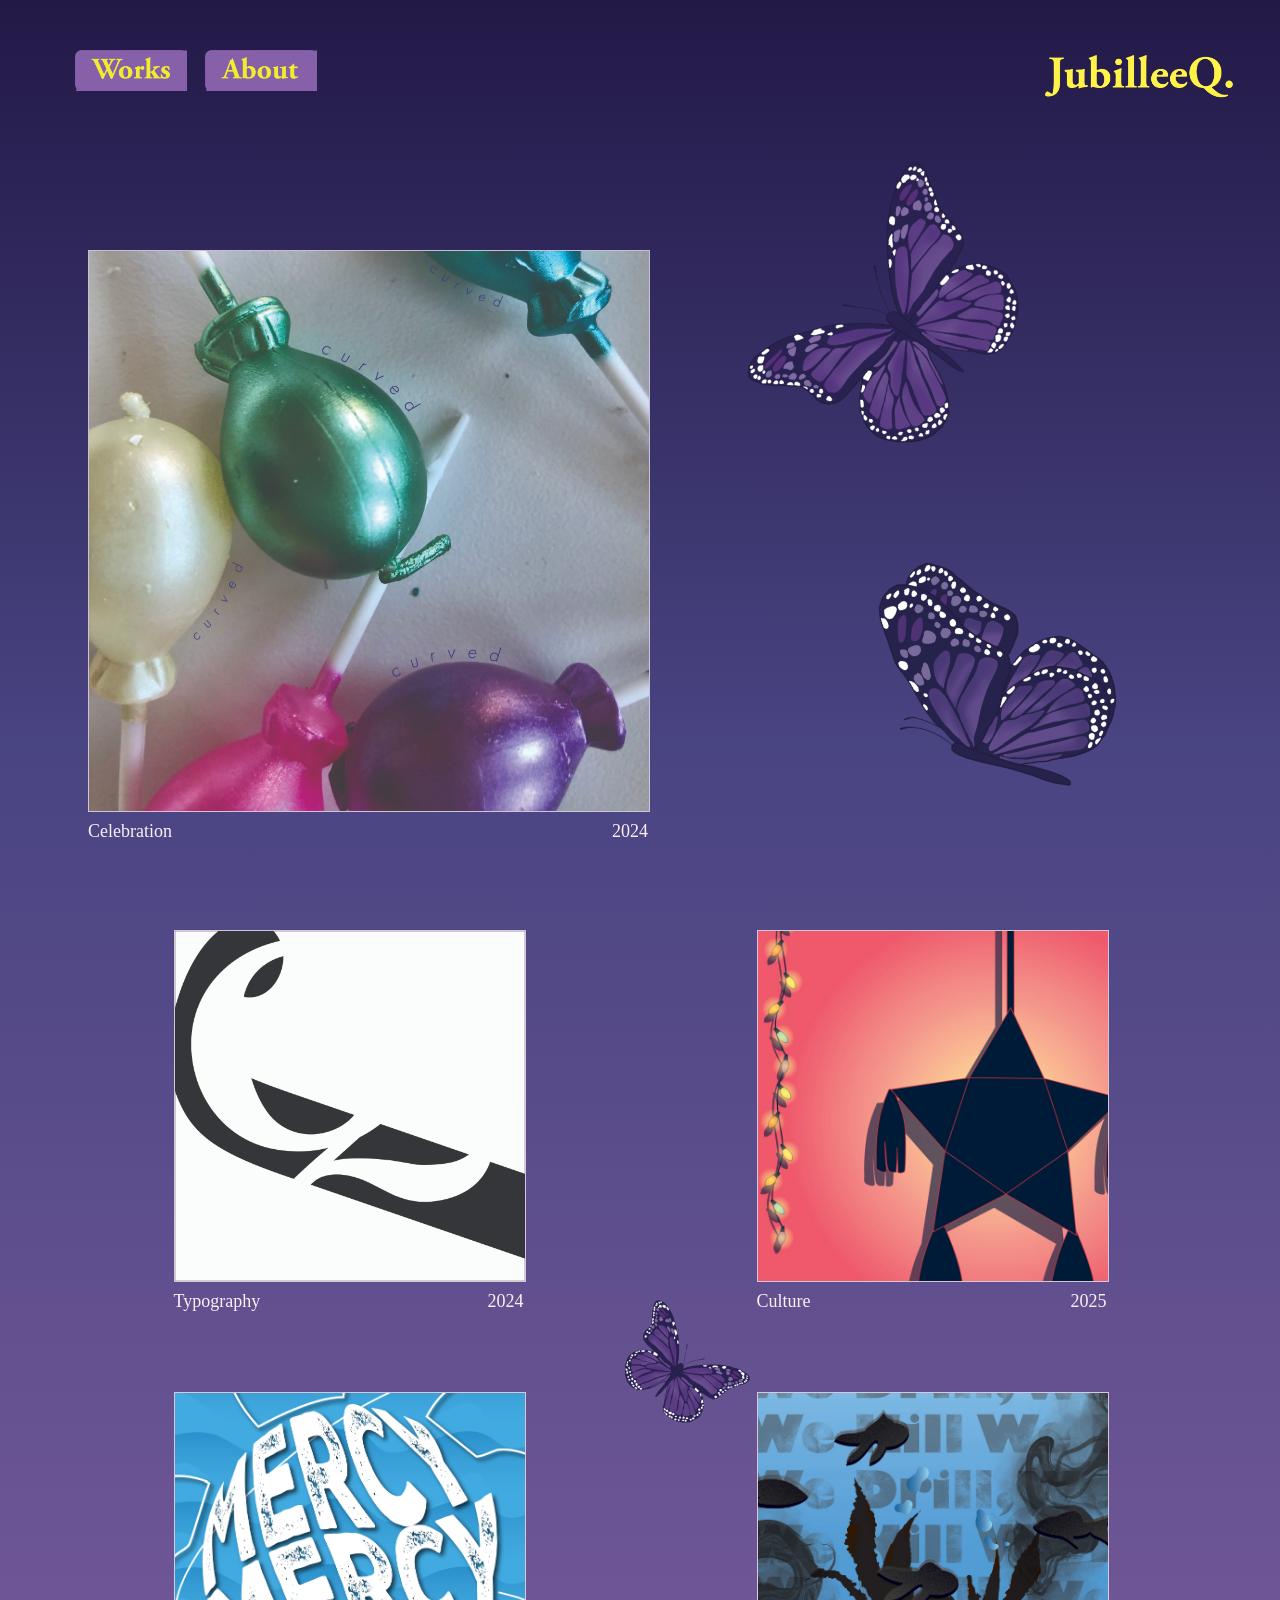
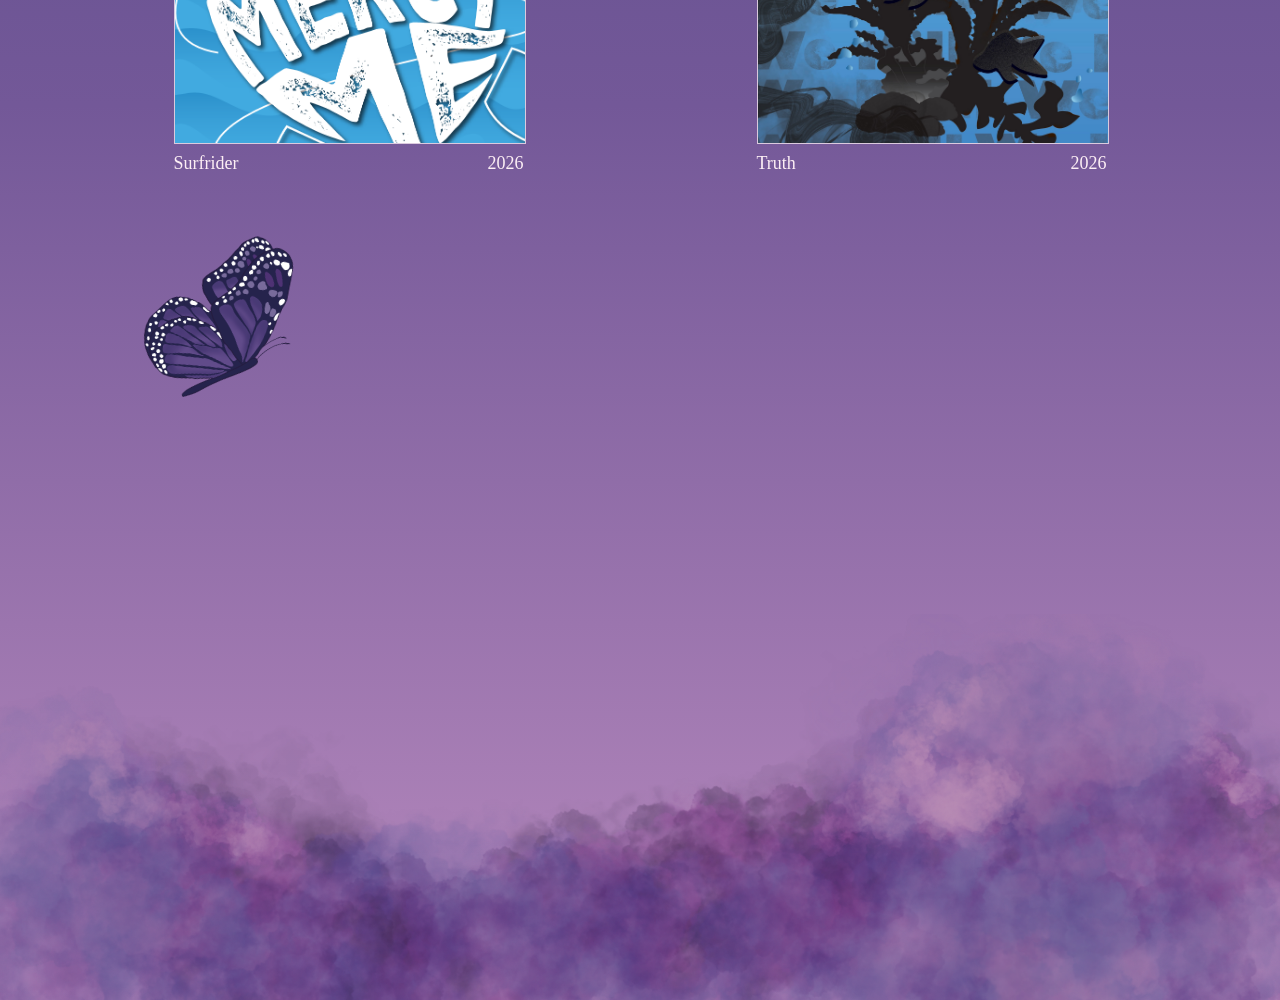
<file: index.html>
<!DOCTYPE html>
<html lang="en">
<head>
    <meta charset="UTF-8">
    <meta name="viewport" content="width=device-width, initial-scale=1.0">
    <title>Jubilee's Portfolio</title>
    <link rel="stylesheet" href="style.css">
</head>
<body class="home-body">
    <div class="st1" aria-hidden="true">
        <main class="home-board">
            <a class="home-card home-card--100" href="DSGD100.html" aria-label="DSGD 100, Celebration, 2024">
                <img src="Project2.1_curved-03.jpg" alt="DSGD 100 project cover">
                <span class="home-meta"><span>Celebration</span><span>2024</span></span>
            </a>

            <div class="home-grid">
                <a class="home-card home-card--99" href="DSGD99.html" aria-label="DSGD 99, Typography, 2024">
                    <img src="DSGD99_Problem3.jpg" alt="DSGD 99 project cover">
                    <span class="home-meta"><span>Typography</span><span>2024</span></span>
                </a>

                <a class="home-card home-card--104" href="dsgd104.html" aria-label="DSGD 104, Culture, 2025">
                    <img src="104Cover.png" alt="DSGD 104 project cover">
                    <span class="home-meta"><span>Culture</span><span>2025</span></span>
                </a>

                <a class="home-card home-card--adv" href="adv93.html" aria-label="ADV 93, Surfrider, 2026">
                    <img src="93Cover.png" alt="ADV 93 project cover">
                    <span class="home-meta"><span>Surfrider</span><span>2026</span></span>
                </a>

                <a class="home-card home-card--111" href="dsgd111.html" aria-label="DSGD 111, Truth, 2026">
                    <img src="111Cover.jpg" alt="DSGD 111 project cover">
                    <span class="home-meta"><span>Truth</span><span>2026</span></span>
                </a>
            </div>

            <img class="home-butterfly home-butterfly--1" src="Butterfly_1.png" alt="">
            <img class="home-butterfly home-butterfly--2" src="Butterfly_2.png" alt="">
            <img class="home-butterfly home-butterfly--3" src="Butterfly_3.png" alt="">
            <img class="home-butterfly home-butterfly--4" src="Butterfly_4.png" alt="">
        </main>
        <img class="page-clouds" src="Clouds.png" alt="">
    </div>

    <header class="st2 home-navigation" aria-label="Main navigation">
        <a href="index.html" aria-label="Home">
            <img src="Portfolio_Buttons_Logo.png" alt="Logo" class="image2">
        </a>
        <a href="index.html" aria-label="Works">
            <img src="Portfolio_Buttons_Works.png" alt="Works" class="image1">
        </a>
        <a href="about.html" aria-label="About">
            <img src="Portfolio_Buttons_About.png" alt="About" class="image">
        </a>
    </header>
    <script src="stars.js"></script>
</body>
</html>
</file>
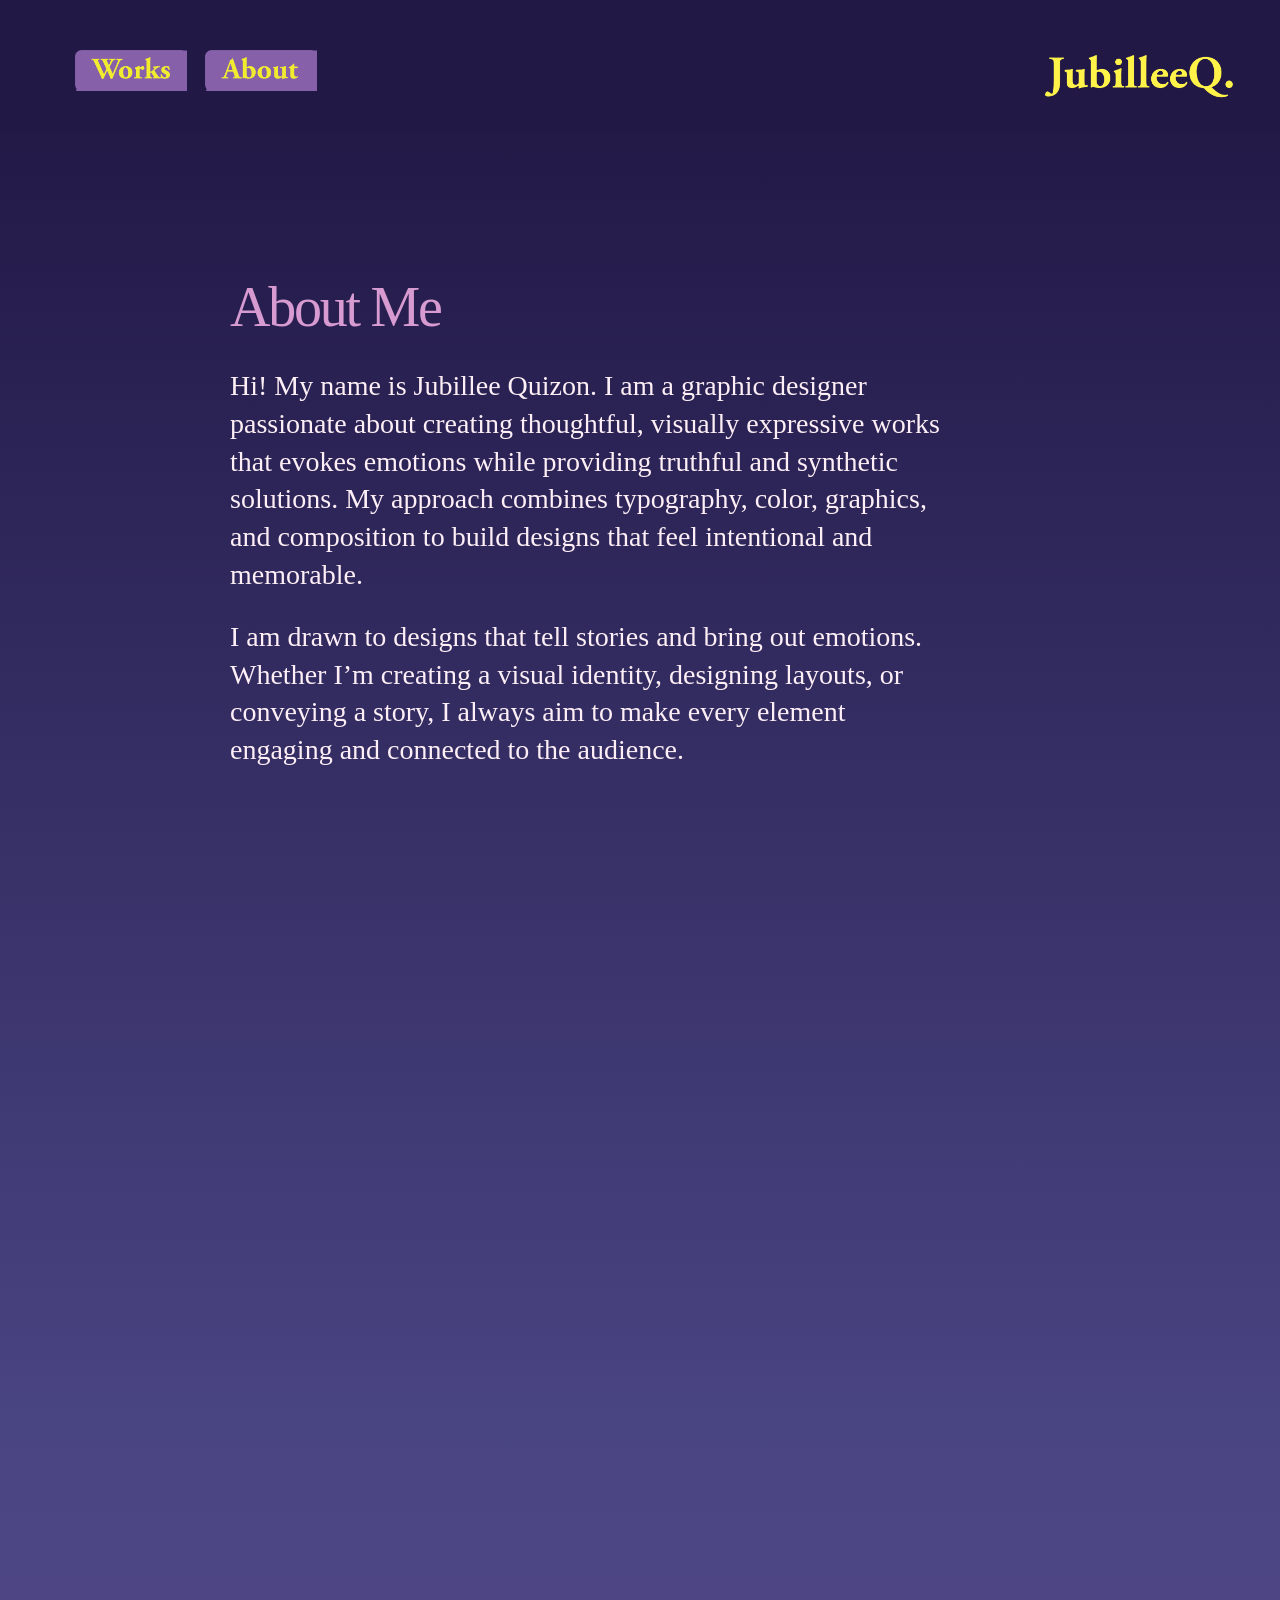
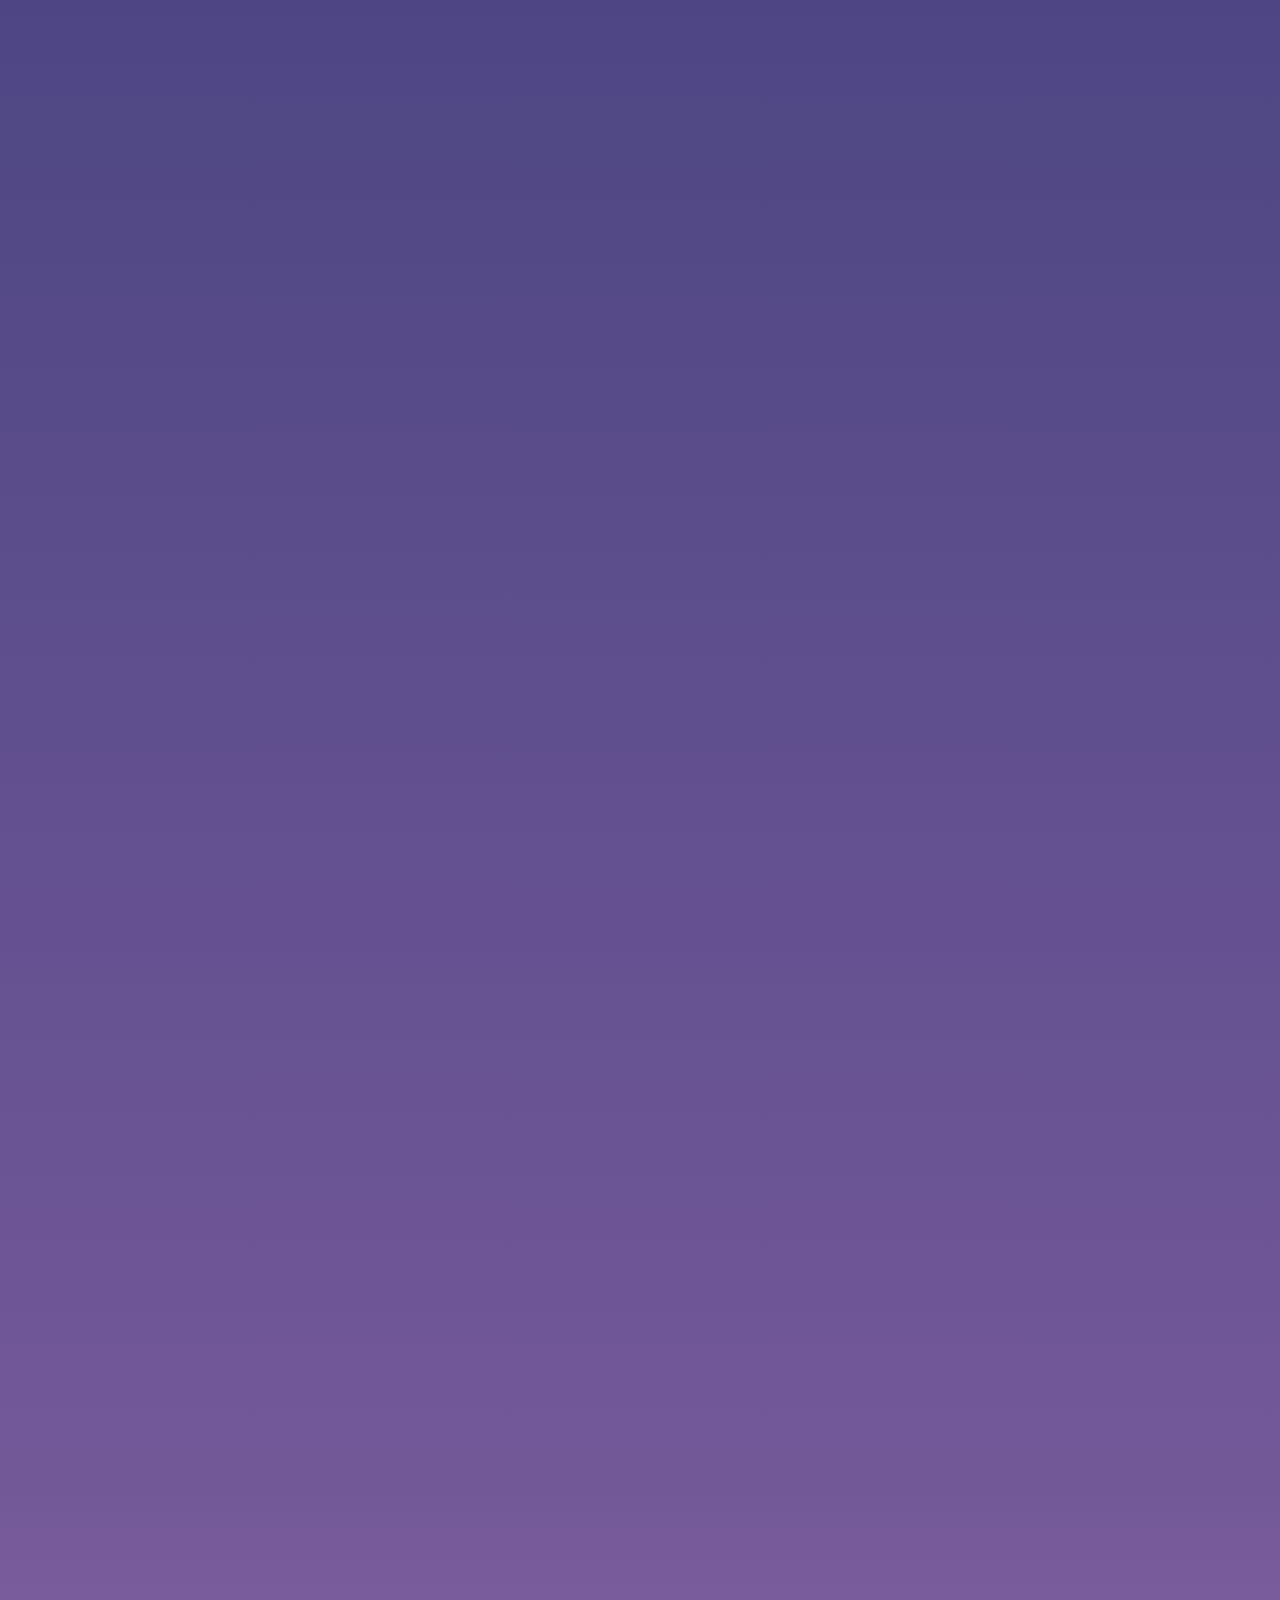
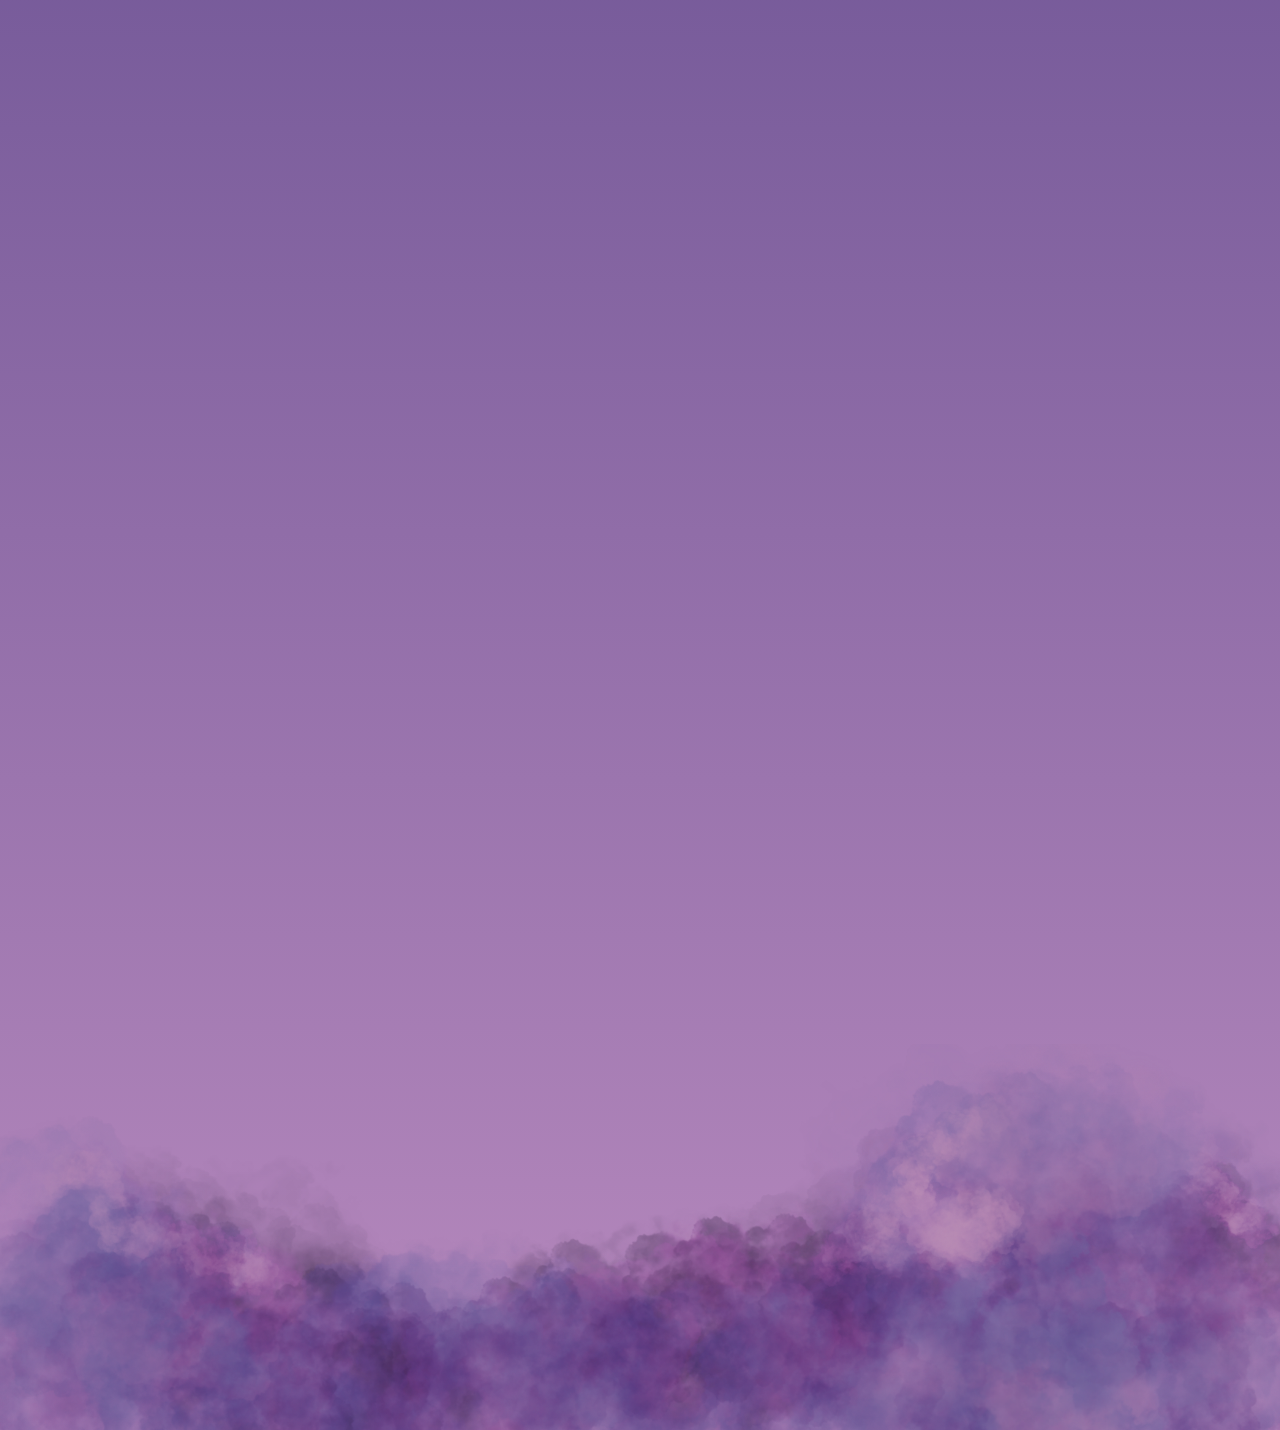
<file: about.html>
<!DOCTYPE html>
<html lang="en">
<head>
    <meta charset="UTF-8">
    <meta name="viewport" content="width=device-width, initial-scale=1.0">
    <title>About Jubillee</title>
    <link rel="stylesheet" href="style.css">
</head>
<body class="about-body">

<div class="st1">
    <main class="about-content">
        <h3>About Me</h3>
        <p>Hi! My name is Jubillee Quizon. I am a graphic designer passionate about creating thoughtful, visually expressive works that evokes emotions while providing truthful and synthetic solutions. My approach combines typography, color, graphics, and composition to build designs that feel intentional and memorable.</p>
        <p>I am drawn to designs that tell stories and bring out emotions. Whether I’m creating a visual identity, designing layouts, or conveying a story, I always aim to make every element engaging and connected to the audience.</p>
    </main>

    <img class="page-clouds" src="Clouds.png" alt="">
</div>

<div class="st2" aria-hidden="true">
    <img src="Portfolio_Buttons_Logo.png" alt="Logo Button" class="image2">
    <a href="index.html" aria-label="Works">
        <img src="Portfolio_Buttons_Works.png" alt="Works Button" class="image1">
    </a>
    <a href="about.html" aria-label="About">
        <img src="Portfolio_Buttons_About.png" alt="About Button" class="image">
    </a>
</div>


    <script src="stars.js"></script>
</body>
</html>
</file>
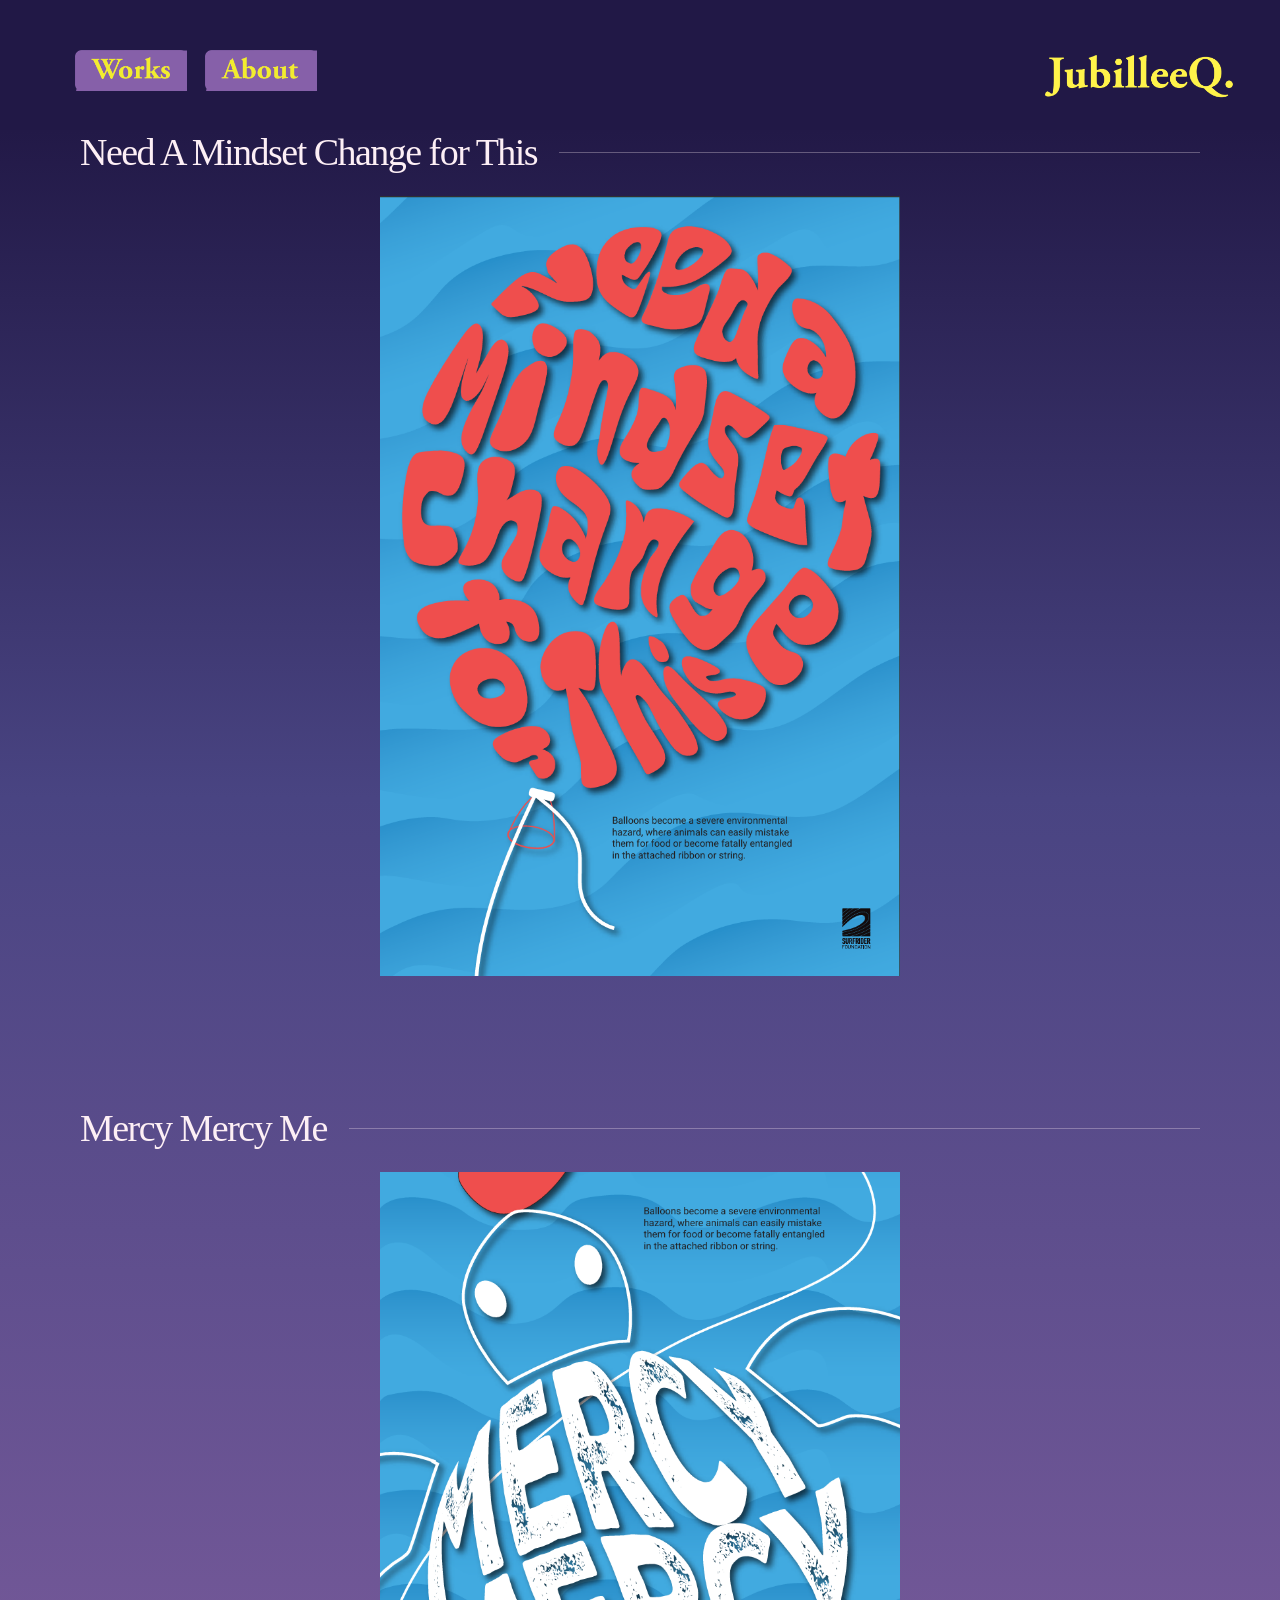
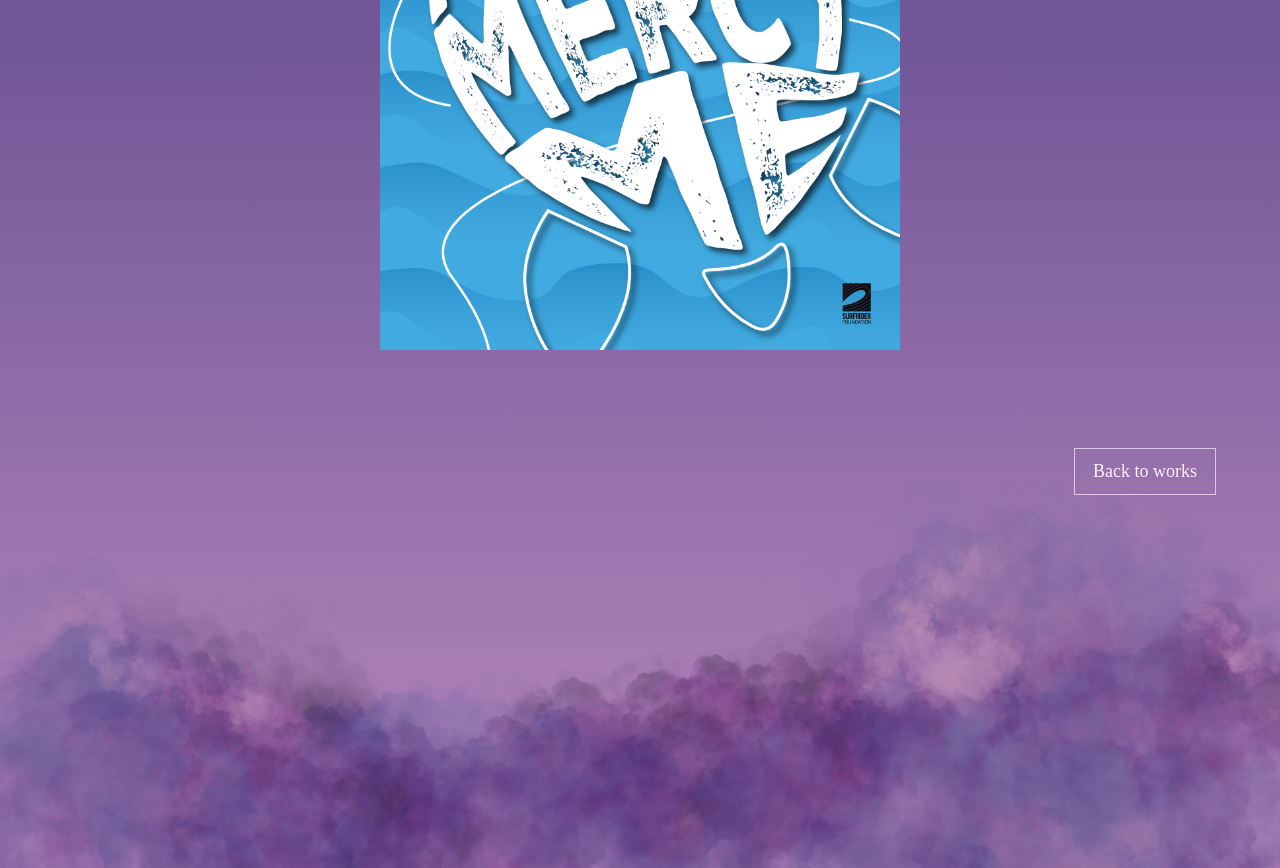
<file: adv93.html>
<!DOCTYPE html>
<html lang="en">
<head>
    <meta charset="UTF-8">
    <meta name="viewport" content="width=device-width, initial-scale=1.0">
    <title>ADV 93 — Jubilee's Portfolio</title>
    <link rel="stylesheet" href="style.css">
</head>
<body class="dsgd100-body compact-project-page">
    <div class="st1" aria-hidden="true">
        <main class="dsgd100-content dsgd99-content adv93-content">
            <section class="portfolio-section portfolio-opening" aria-labelledby="balloon-title">
                <div class="section-heading"><h2 id="balloon-title">Need A Mindset Change for This</h2><span class="section-rule"></span></div>
                <figure class="poster-figure"><img src="AVD93/BalloonPoster.png" alt="Balloon poster" loading="eager"></figure>
            </section>

            <section class="portfolio-section portfolio-closing" aria-labelledby="turtle-title">
                <div class="section-heading"><h2 id="turtle-title">Mercy Mercy Me</h2><span class="section-rule"></span></div>
                <figure class="poster-figure"><img src="AVD93/TurtlePoster.png" alt="Turtle poster" loading="lazy"></figure>
            </section>
        </main>
        <a class="back-to-works" href="index.html">Back to works</a>
        <img class="page-clouds" src="Clouds.png" alt="">
    </div>

    <div class="st2" aria-hidden="true">
        <img src="Portfolio_Buttons_Logo.png" alt="Logo Button" class="image2">
        <a href="index.html" aria-label="Works">
            <img src="Portfolio_Buttons_Works.png" alt="Works Button" class="image1">
        </a>
        <a href="about.html" aria-label="About">
            <img src="Portfolio_Buttons_About.png" alt="About Button" class="image">
        </a>
    </div>
    <script src="stars.js"></script>
</body>
</html>
</file>
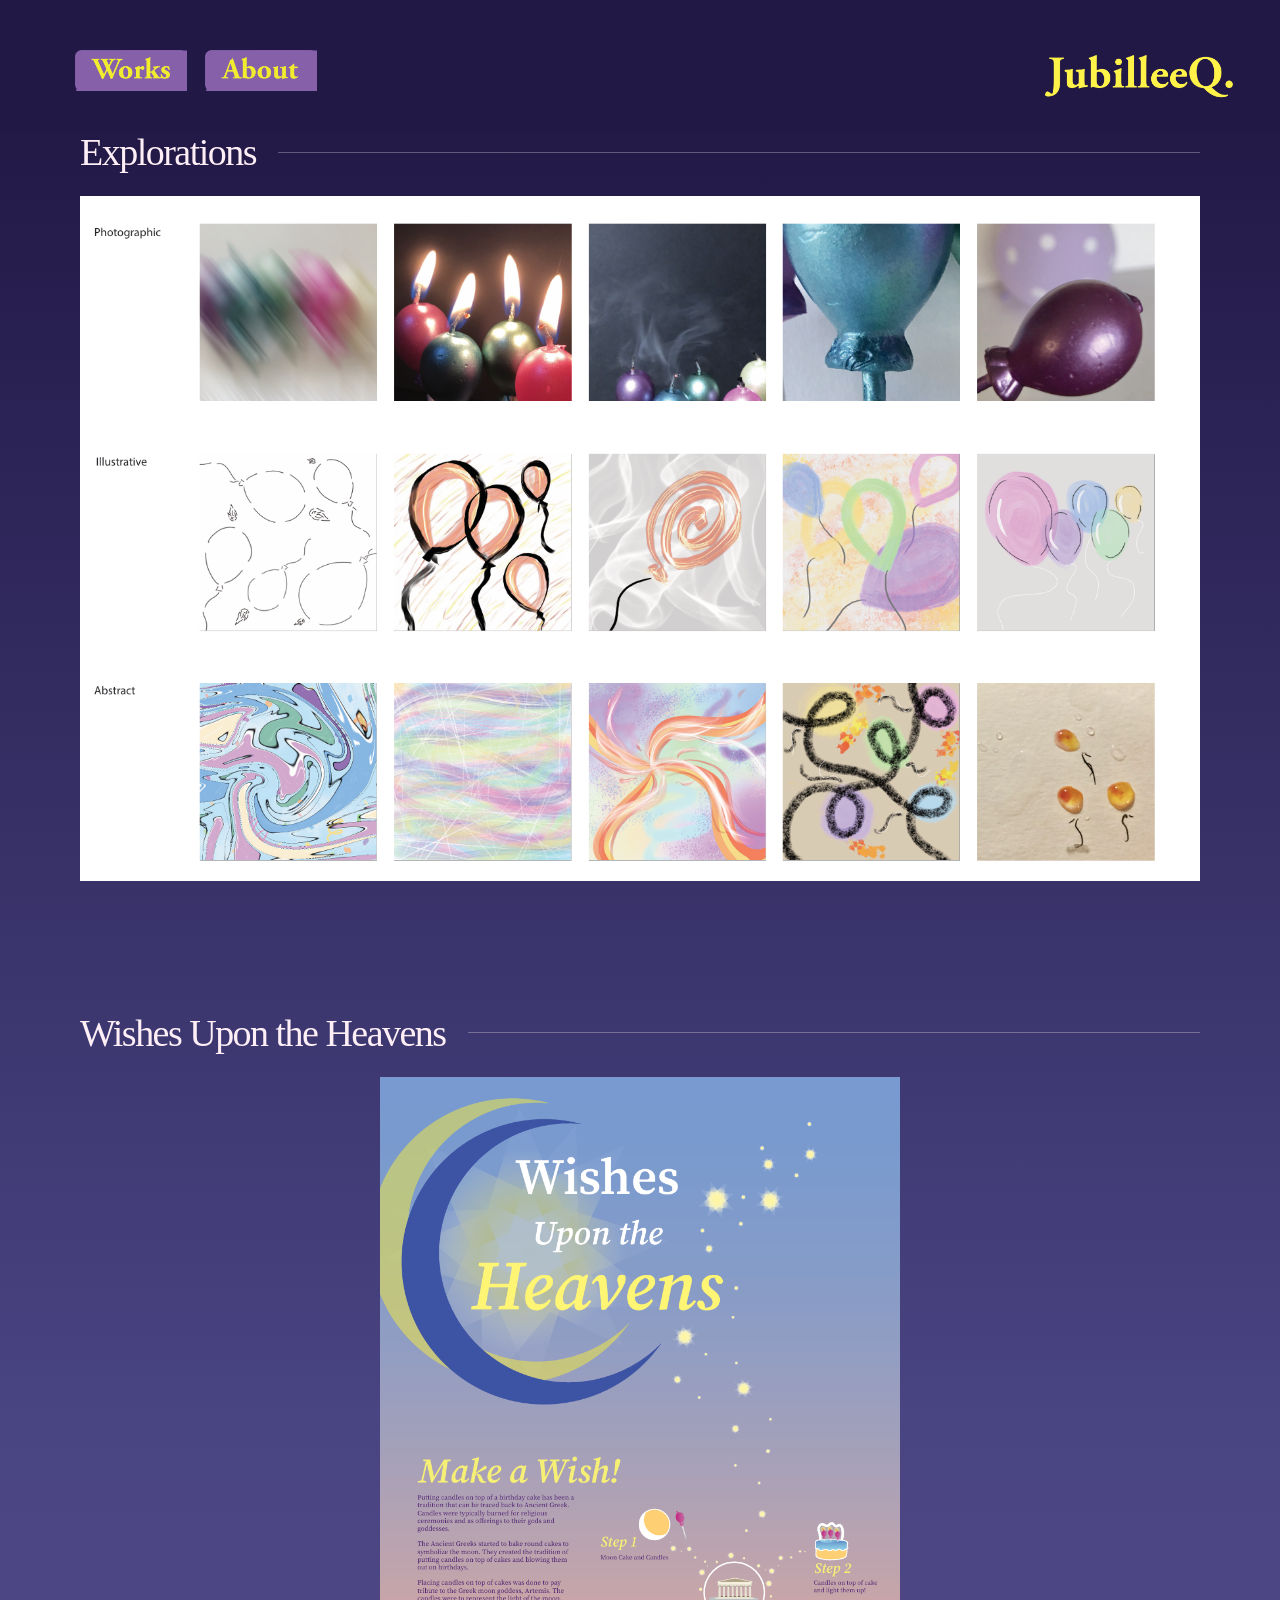
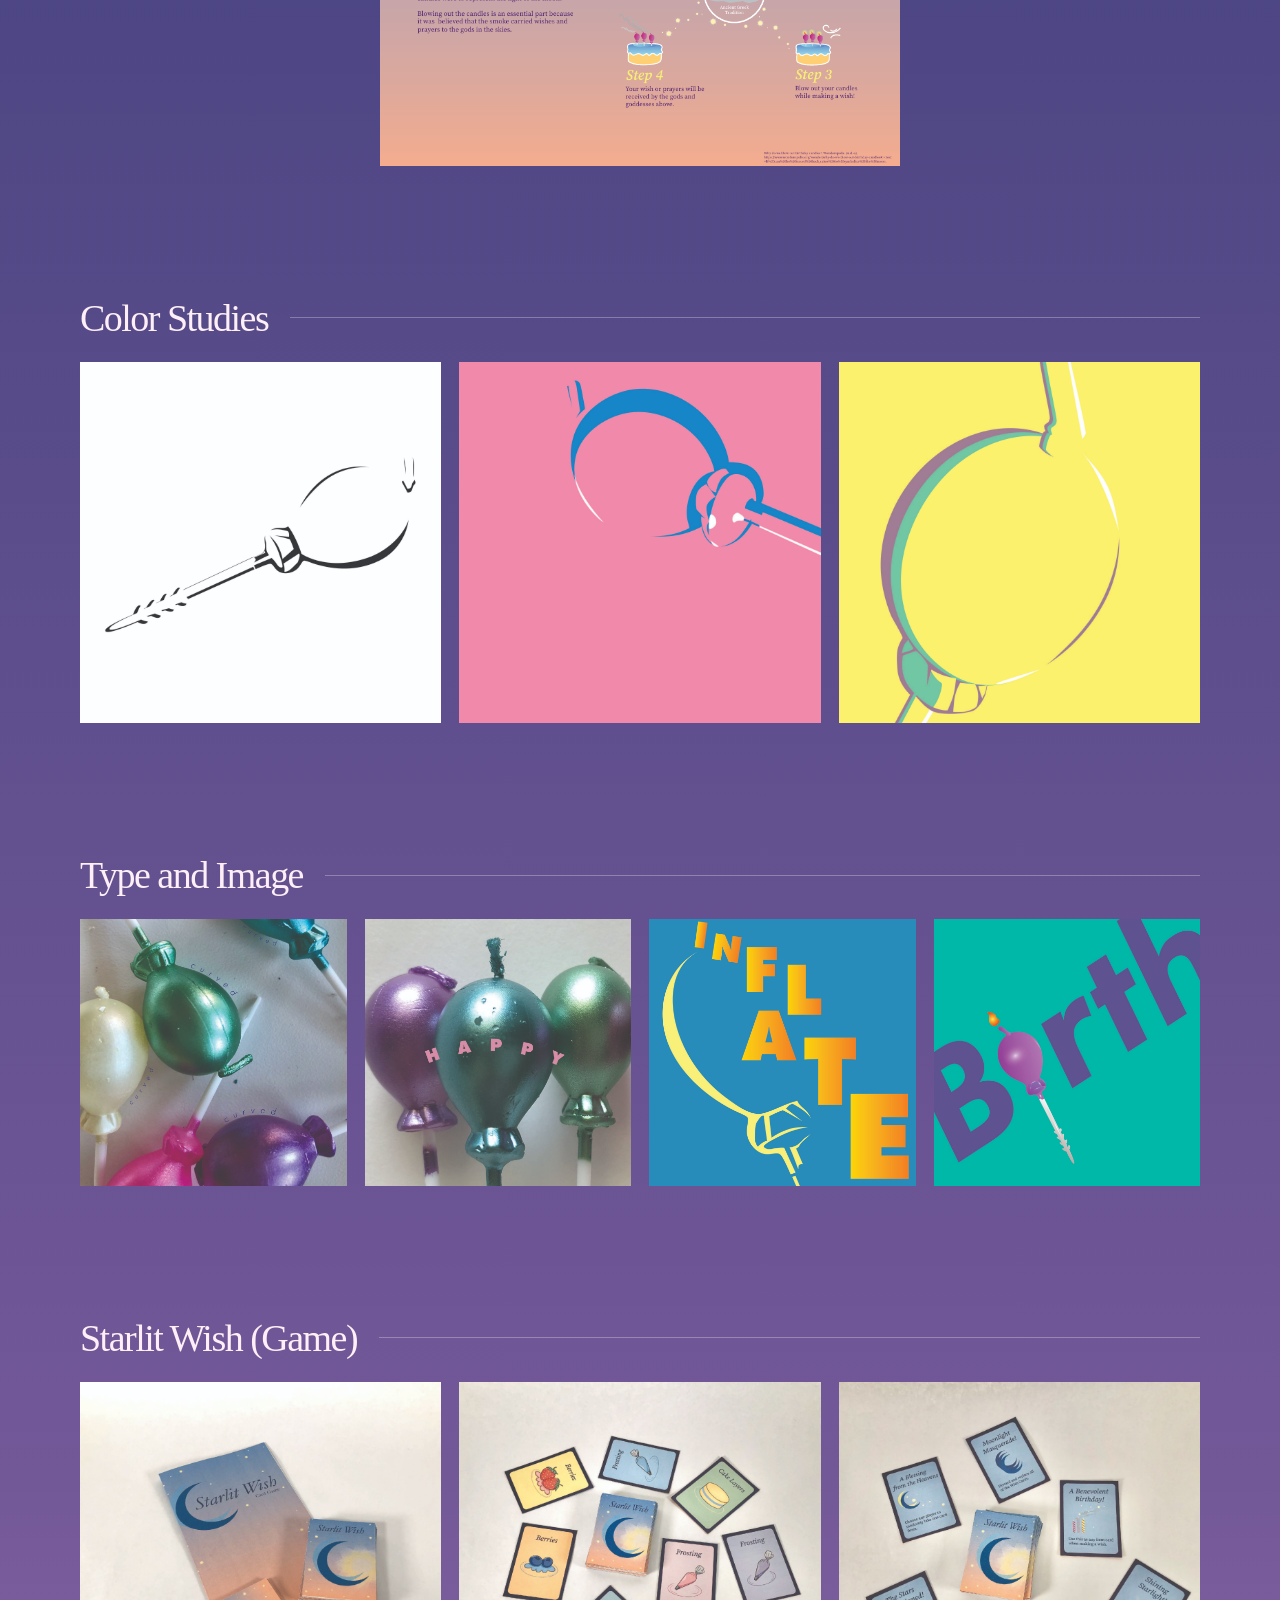
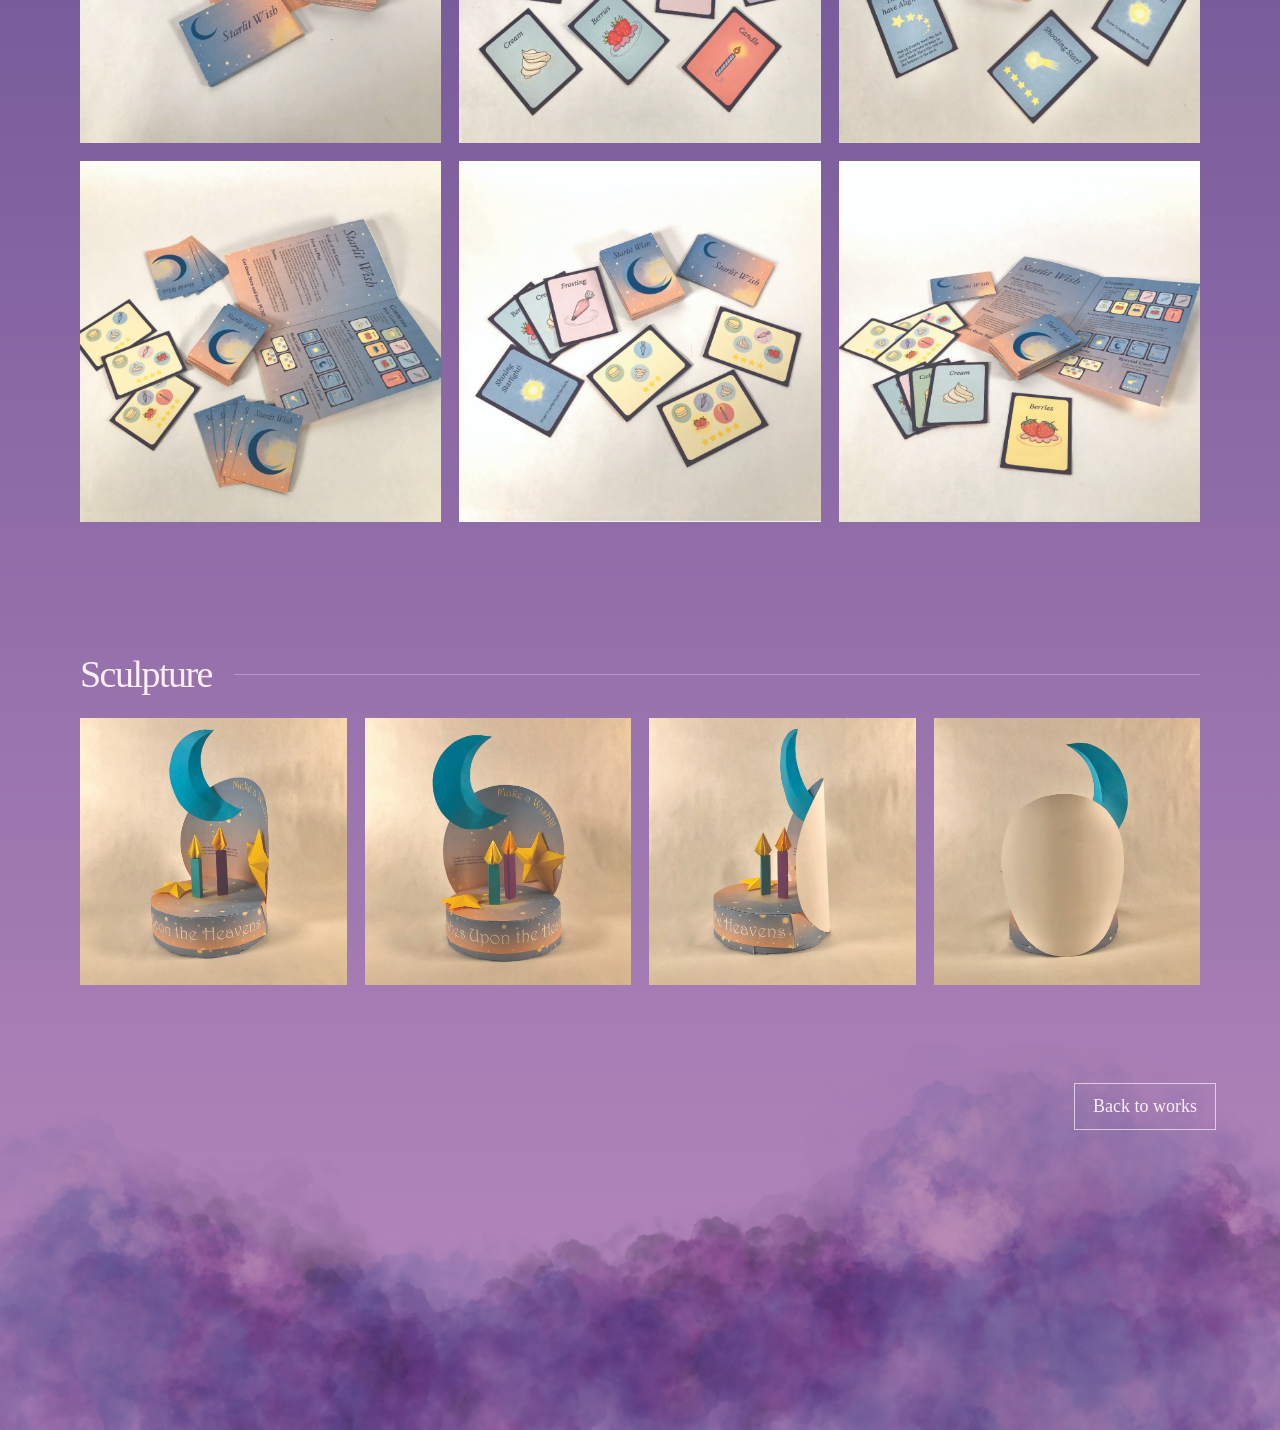
<file: DSGD100.html>
<!DOCTYPE html>
<html lang="en">
<head>
    <meta charset="UTF-8">
    <meta name="viewport" content="width=device-width, initial-scale=1.0">
    <title>DSGD 100 — Jubilee's Portfolio</title>
    <link rel="stylesheet" href="style.css">
</head>
<body class="dsgd100-body dsgd100-page">
   
    <div class="st1" aria-hidden="true">

    <main class="dsgd100-content">
        <section class="portfolio-section portfolio-opening" aria-labelledby="explorations-title">
            <div class="section-heading"><h2 id="explorations-title">Explorations</h2><span class="section-rule"></span></div>
            <figure class="feature-figure"><img src="DSGD100/1_Explorations.png" alt="Explorations from DSGD 100" loading="eager"></figure>
        </section>

        <section class="portfolio-section" aria-labelledby="poster-title">
            <div class="section-heading"><h2 id="poster-title">Wishes Upon the Heavens</h2><span class="section-rule"></span></div>
            <figure class="poster-figure"><img src="DSGD100/DSGD100_Poster.png" alt="DSGD 100 poster" loading="lazy"></figure>
        </section>

        <section class="portfolio-section" aria-labelledby="project-one-title">
            <div class="section-heading"><h2 id="project-one-title">Color Studies</h2><span class="section-rule"></span></div>
            <div class="portfolio-grid portfolio-grid--three">
                <figure><img src="DSGD100/Project 1.2 b&amp;w-01.jpg" alt="Project 1.2 black and white study" loading="lazy"></figure>
                <figure><img src="DSGD100/Project 1.2 2 colors-02.jpg" alt="Project 1.2 two-color study" loading="lazy"></figure>
                <figure><img src="DSGD100/Project 1.2 3 colors-03.jpg" alt="Project 1.2 three-color study" loading="lazy"></figure>
            </div>
        </section>

        <section class="portfolio-section" aria-labelledby="project-two-title">
            <div class="section-heading"><h2 id="project-two-title">Type and Image</h2><span class="section-rule"></span></div>
            <div class="portfolio-grid portfolio-grid--four">
                <figure><img src="DSGD100/Project 2.1 curved-03.jpg" alt="Project 2.1 curved composition" loading="lazy"></figure>
                <figure><img src="DSGD100/Project 2.1 happy-05.jpg" alt="Project 2.1 happy composition" loading="lazy"></figure>
                <figure><img src="DSGD100/Project 2.1 type-07.jpg" alt="Project 2.1 typography composition" loading="lazy"></figure>
                <figure><img src="DSGD100/Project 2.1 type-08.jpg" alt="Project 2.1 second typography composition" loading="lazy"></figure>
            </div>
        </section>

        <section class="portfolio-section" aria-labelledby="project-three-title">
            <div class="section-heading"><h2 id="project-three-title">Starlit Wish (Game)</h2><span class="section-rule"></span></div>
            <div class="portfolio-grid portfolio-grid--three">
                <figure><img src="DSGD100/Quizon_Jubillee_Project_3.3_%231.jpg" alt="Project 3.3 sequence image 1" loading="lazy"></figure>
                <figure><img src="DSGD100/Quizon_Jubillee_Project_3.3_%232.jpg" alt="Project 3.3 sequence image 2" loading="lazy"></figure>
                <figure><img src="DSGD100/Quizon_Jubillee_Project_3.3_%233.jpg" alt="Project 3.3 sequence image 3" loading="lazy"></figure>
                <figure><img src="DSGD100/Quizon_Jubillee_Project_3.3_%234.jpg" alt="Project 3.3 sequence image 4" loading="lazy"></figure>
                <figure><img src="DSGD100/Quizon_Jubillee_Project_3.3_%235.jpg" alt="Project 3.3 sequence image 5" loading="lazy"></figure>
                <figure><img src="DSGD100/Quizon_Jubillee_Project_3.3_%236.jpg" alt="Project 3.3 sequence image 6" loading="lazy"></figure>
            </div>
        </section>

        <section class="portfolio-section portfolio-closing" aria-labelledby="sculpture-title">
            <div class="section-heading"><h2 id="sculpture-title">Sculpture</h2><span class="section-rule"></span></div>
            <div class="portfolio-grid portfolio-grid--four">
                <figure><img src="DSGD100/Sculpture1.jpg" alt="Sculpture study 1" loading="lazy"></figure>
                <figure><img src="DSGD100/Sculpture2.jpg" alt="Sculpture study 2" loading="lazy"></figure>
                <figure><img src="DSGD100/Sculpture3.jpg" alt="Sculpture study 3" loading="lazy"></figure>
                <figure><img src="DSGD100/Sculpture4.jpg" alt="Sculpture study 4" loading="lazy"></figure>
            </div>
        </section>
    </main>
        <a class="back-to-works" href="index.html">Back to works</a>
        <img class="page-clouds" src="Clouds.png" alt="">
        </div>

<div class="st2" aria-hideen="true">
        <img src="Portfolio_Buttons_Logo.png" alt="Logo Button" class="image2">
    <a href="index.html" aria-label="Works">
        <img src="Portfolio_Buttons_Works.png" alt="Works Button" class="image1">
    </a>
    <a href="about.html" aria-label="About">
        <img src="Portfolio_Buttons_About.png" alt="About Button" class="image">
    </a>
</div>

    <script src="stars.js"></script>
</body>
</html>
</file>
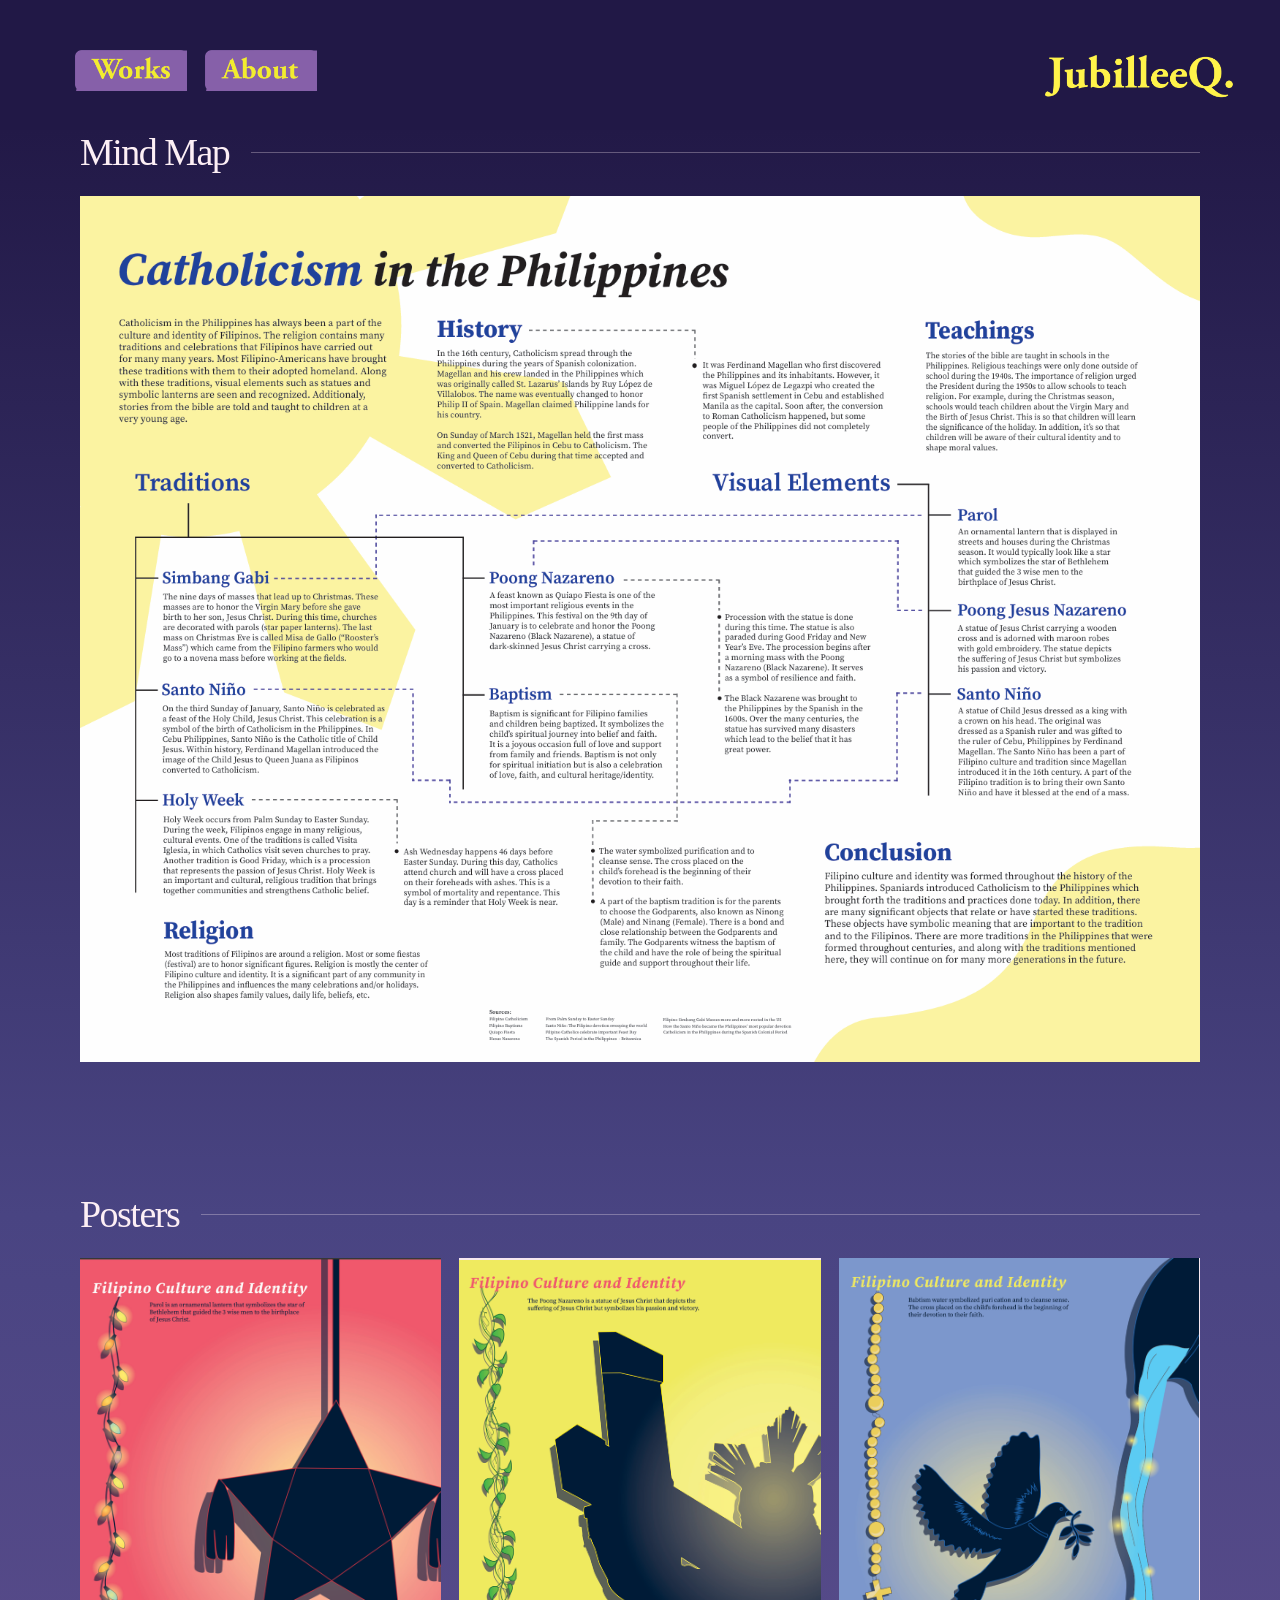
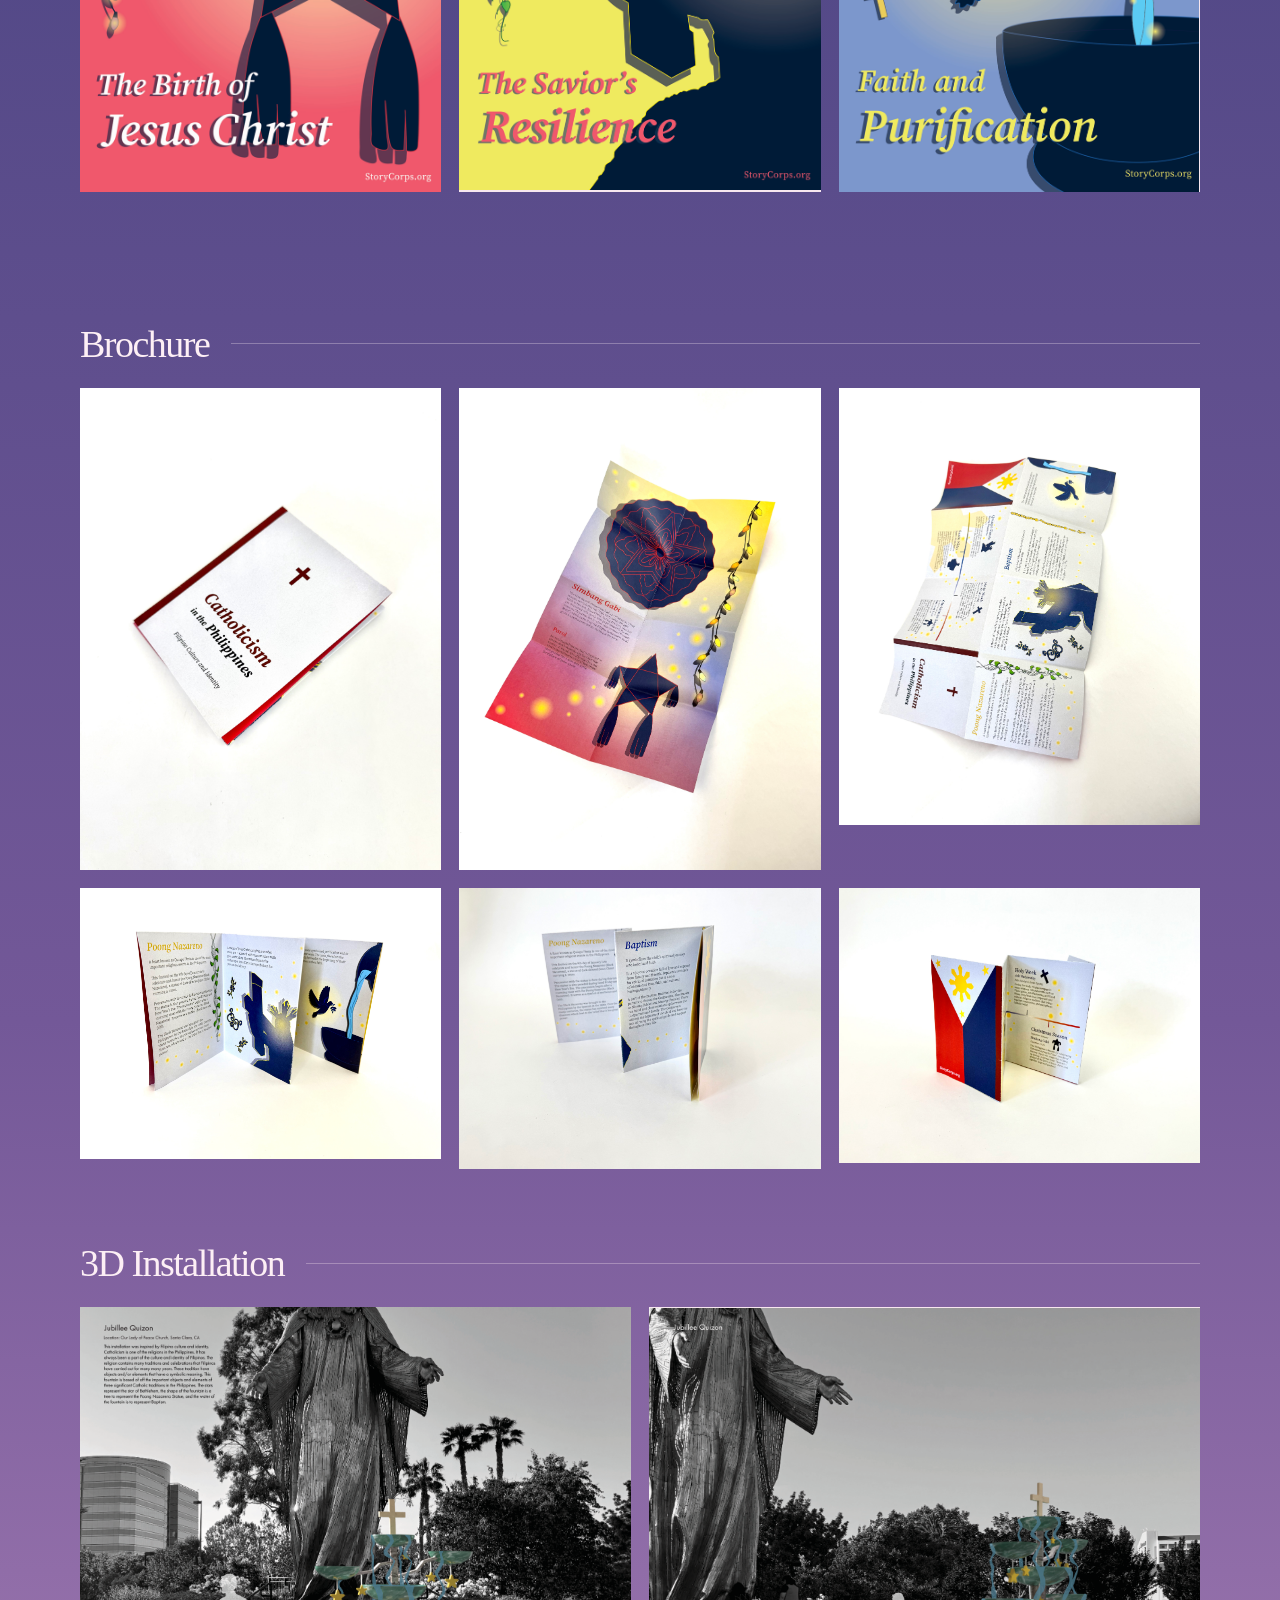
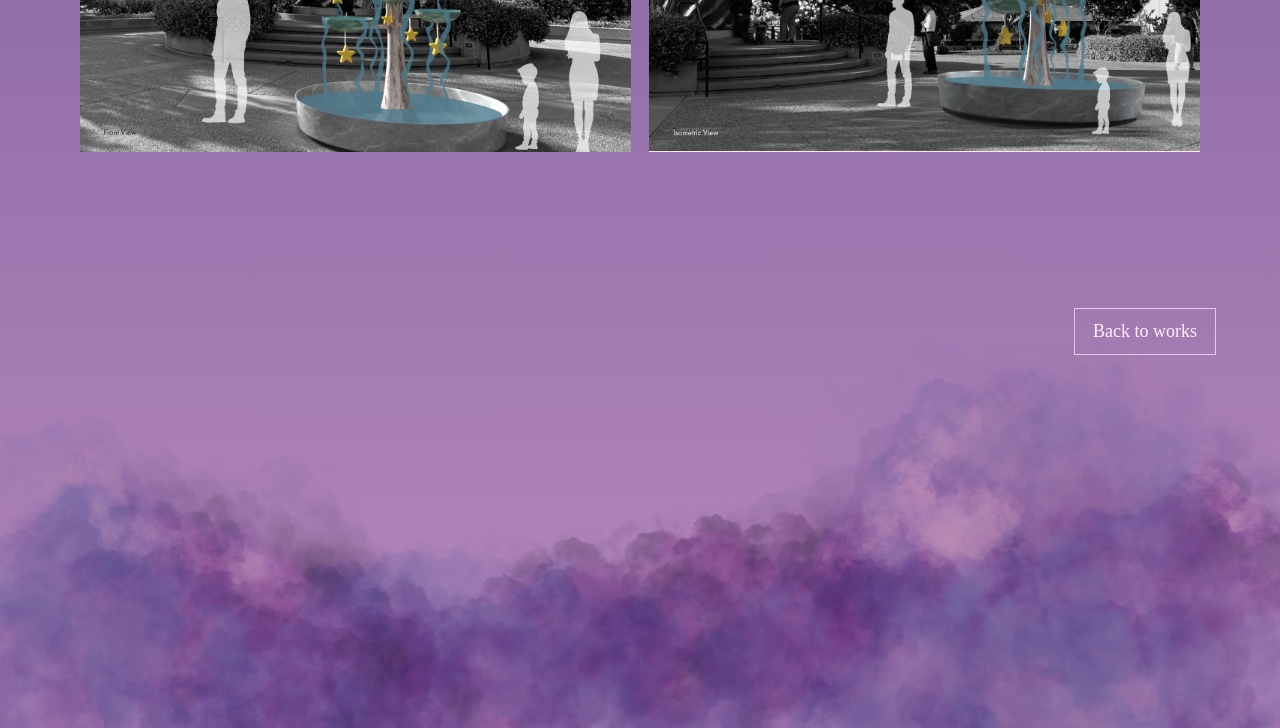
<file: dsgd104.html>
<!DOCTYPE html>
<html lang="en">
<head>
    <meta charset="UTF-8">
    <meta name="viewport" content="width=device-width, initial-scale=1.0">
    <title>DSGD 104 — Jubilee's Portfolio</title>
    <link rel="stylesheet" href="style.css">
</head>
<body class="dsgd100-body dsgd104-page compact-project-page">
    <div class="st1" aria-hidden="true">
        <main class="dsgd100-content dsgd104-content">
            <section class="portfolio-section portfolio-opening" aria-labelledby="mind-map-title">
                <div class="section-heading"><h2 id="mind-map-title">Mind Map</h2><span class="section-rule"></span></div>
                <figure class="feature-figure"><img src="DSGD104/1_MindMap.png" alt="DSGD 104 mind map" loading="eager"></figure>
            </section>

            <section class="portfolio-section" aria-labelledby="poster-title">
                <div class="section-heading"><h2 id="poster-title">Posters</h2><span class="section-rule"></span></div>
                <div class="portfolio-grid portfolio-grid--three portfolio-grid--posters">
                    <figure><img src="DSGD104/2_Poster1.png" alt="DSGD 104 poster 1" loading="lazy"></figure>
                    <figure><img src="DSGD104/2_Poster2.png" alt="DSGD 104 poster 2" loading="lazy"></figure>
                    <figure><img src="DSGD104/2_Poster3.png" alt="DSGD 104 poster 3" loading="lazy"></figure>
                </div>
            </section>

            <section class="portfolio-section portfolio-closing" aria-labelledby="brochure-title">
                <div class="section-heading"><h2 id="brochure-title">Brochure</h2><span class="section-rule"></span></div>
                <div class="portfolio-grid portfolio-grid--three portfolio-grid--brochure">
                    <figure><img src="DSGD104/3_Brochure1.jpeg" alt="Brochure page 1" loading="lazy"></figure>
                    <figure><img src="DSGD104/3_Brochure5.jpeg" alt="Brochure page 5" loading="lazy"></figure>
                    <figure><img src="DSGD104/3_Brochure6.jpeg" alt="Brochure page 6" loading="lazy"></figure>
                    <figure><img src="DSGD104/3_Brochure2.jpeg" alt="Brochure page 2" loading="lazy"></figure>
                    <figure><img src="DSGD104/3_Brochure3.jpeg" alt="Brochure page 3" loading="lazy"></figure>
                    <figure><img src="DSGD104/3_Brochure4.jpeg" alt="Brochure page 4" loading="lazy"></figure>
                </div>
            </section>

            <section class="portfolio-section" aria-labelledby="installation-title">
                <div class="section-heading"><h2 id="installation-title">3D Installation</h2><span class="section-rule"></span></div>
                <div class="portfolio-grid portfolio-grid--two portfolio-grid--installation">
                    <figure><img src="DSGD104/3D_Installation_Front.png" alt="3D installation front view" loading="lazy"></figure>
                    <figure><img src="DSGD104/3D_Installation_Side.png" alt="3D installation side view" loading="lazy"></figure>
                </div>
            </section>
        </main>
        <a class="back-to-works" href="index.html">Back to works</a>
        <img class="page-clouds" src="Clouds.png" alt="">
    </div>

    <div class="st2" aria-hidden="true">
        <img src="Portfolio_Buttons_Logo.png" alt="Logo Button" class="image2">
        <a href="index.html" aria-label="Works">
            <img src="Portfolio_Buttons_Works.png" alt="Works Button" class="image1">
        </a>
        <a href="about.html" aria-label="About">
            <img src="Portfolio_Buttons_About.png" alt="About Button" class="image">
        </a>
    </div>
    <script src="stars.js"></script>
</body>
</html>
</file>
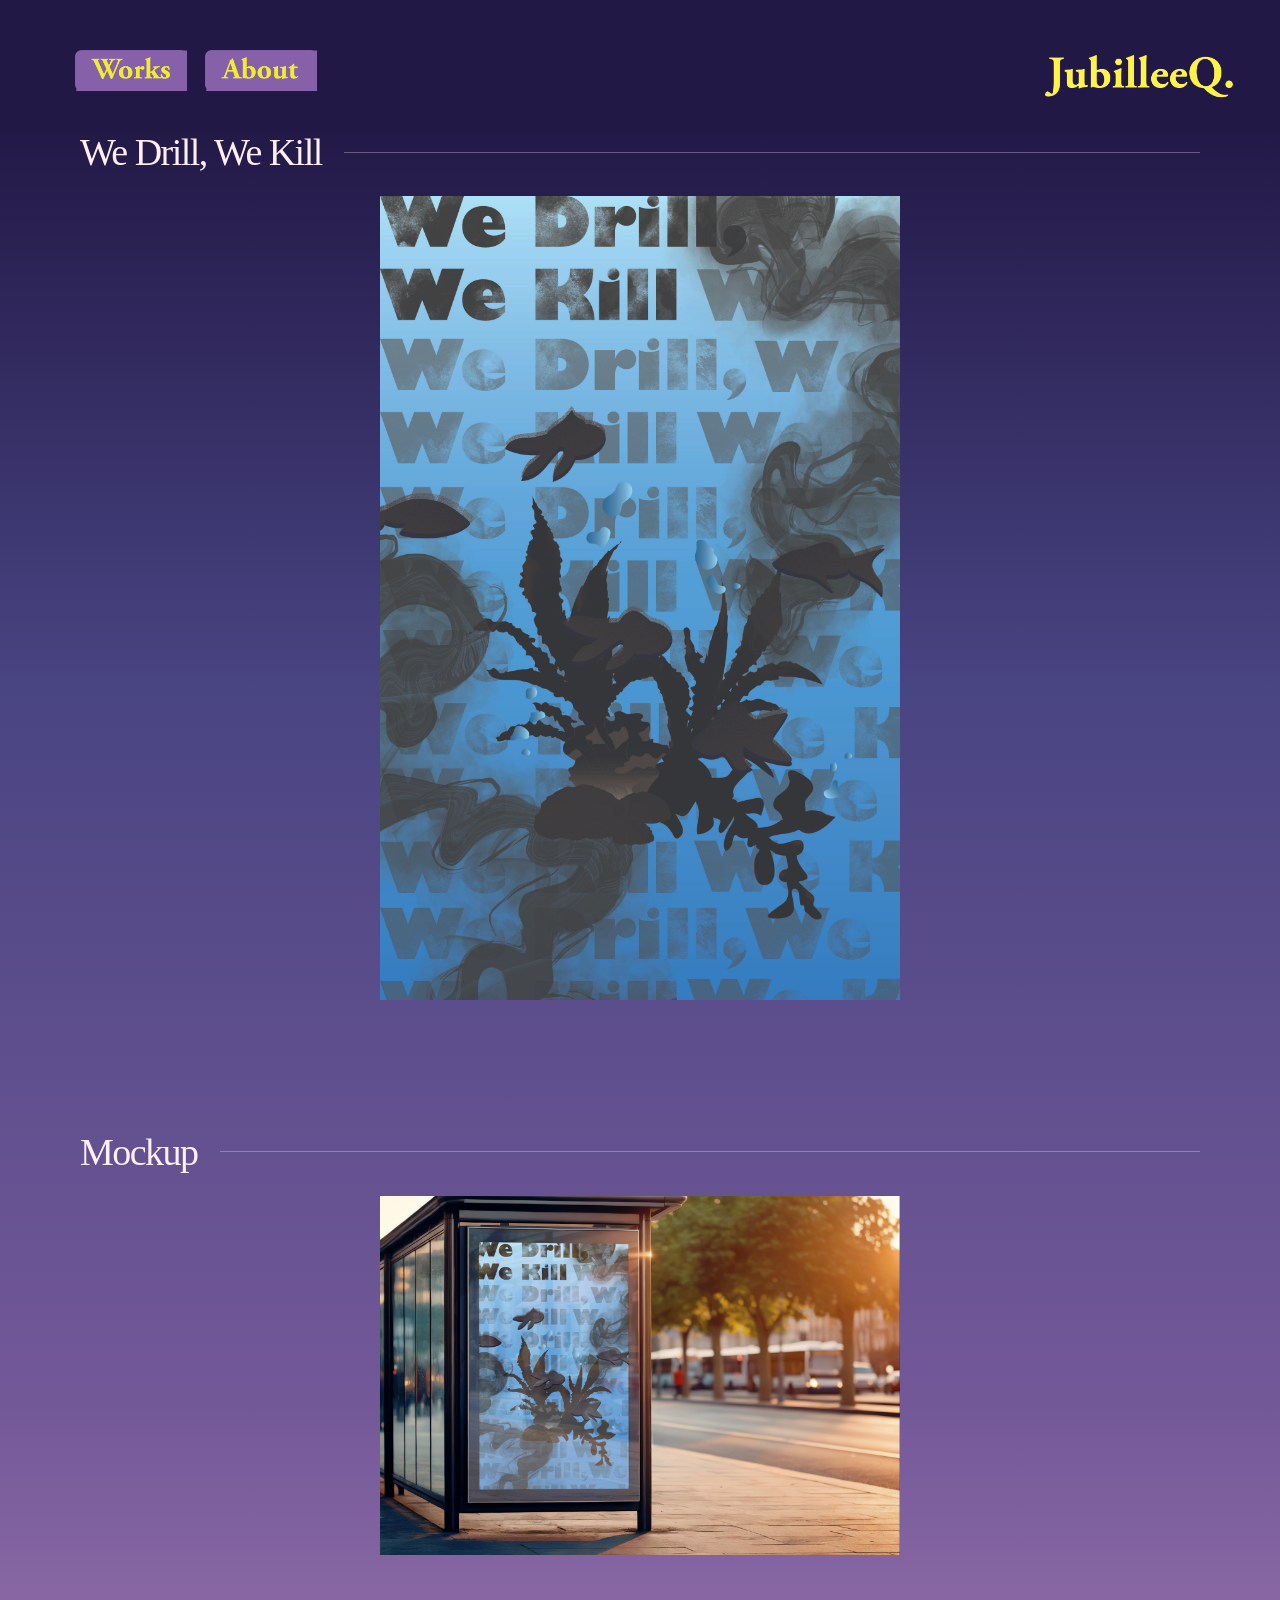
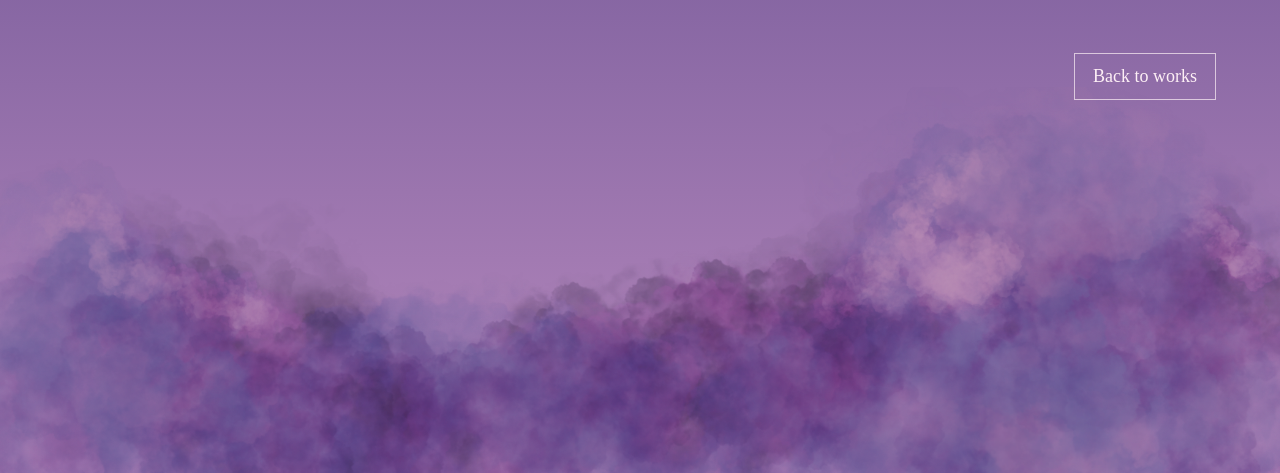
<file: dsgd111.html>
<!DOCTYPE html>
<html lang="en">
<head>
    <meta charset="UTF-8">
    <meta name="viewport" content="width=device-width, initial-scale=1.0">
    <title>DSGD 111 — Jubilee's Portfolio</title>
    <link rel="stylesheet" href="style.css">
</head>
<body class="dsgd100-body compact-project-page">
    <div class="st1" aria-hidden="true">
        <main class="dsgd100-content dsgd99-content dsgd111-content">
            <section class="portfolio-section portfolio-opening" aria-labelledby="truth-poster-title">
                <div class="section-heading"><h2 id="truth-poster-title">We Drill, We Kill</h2><span class="section-rule"></span></div>
                <figure class="poster-figure"><img src="DSGD111/TruthPoster.jpg" alt="Truth poster" loading="eager"></figure>
            </section>

            <section class="portfolio-section portfolio-closing" aria-labelledby="truth-mockup-title">
                <div class="section-heading"><h2 id="truth-mockup-title">Mockup</h2><span class="section-rule"></span></div>
                <figure class="poster-figure"><img src="DSGD111/TruthPoster_MockUp.png" alt="Truth poster mockup" loading="lazy"></figure>
            </section>
        </main>
        <a class="back-to-works" href="index.html">Back to works</a>
        <img class="page-clouds" src="Clouds.png" alt="">
    </div>

    <div class="st2" aria-hidden="true">
        <img src="Portfolio_Buttons_Logo.png" alt="Logo Button" class="image2">
        <a href="index.html" aria-label="Works">
            <img src="Portfolio_Buttons_Works.png" alt="Works Button" class="image1">
        </a>
        <a href="about.html" aria-label="About">
            <img src="Portfolio_Buttons_About.png" alt="About Button" class="image">
        </a>
    </div>
    <script src="stars.js"></script>
</body>
</html>
</file>
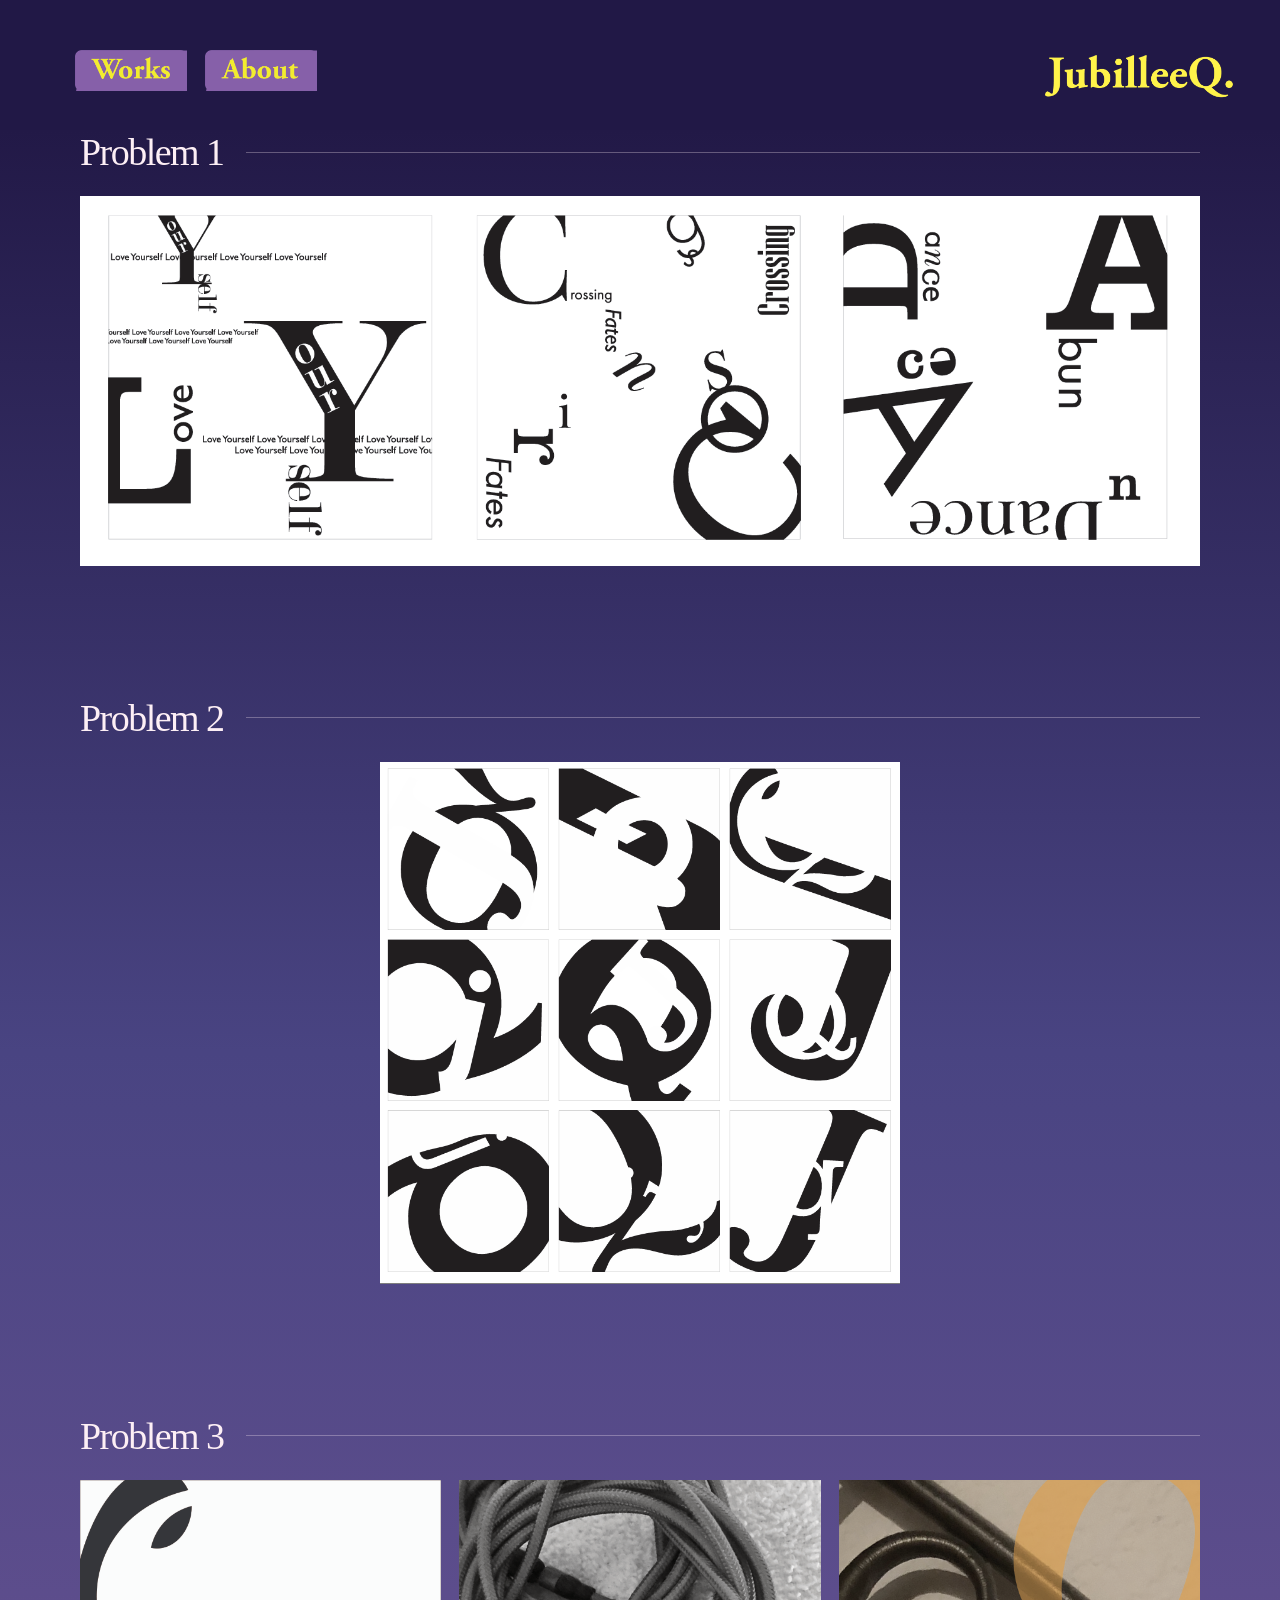
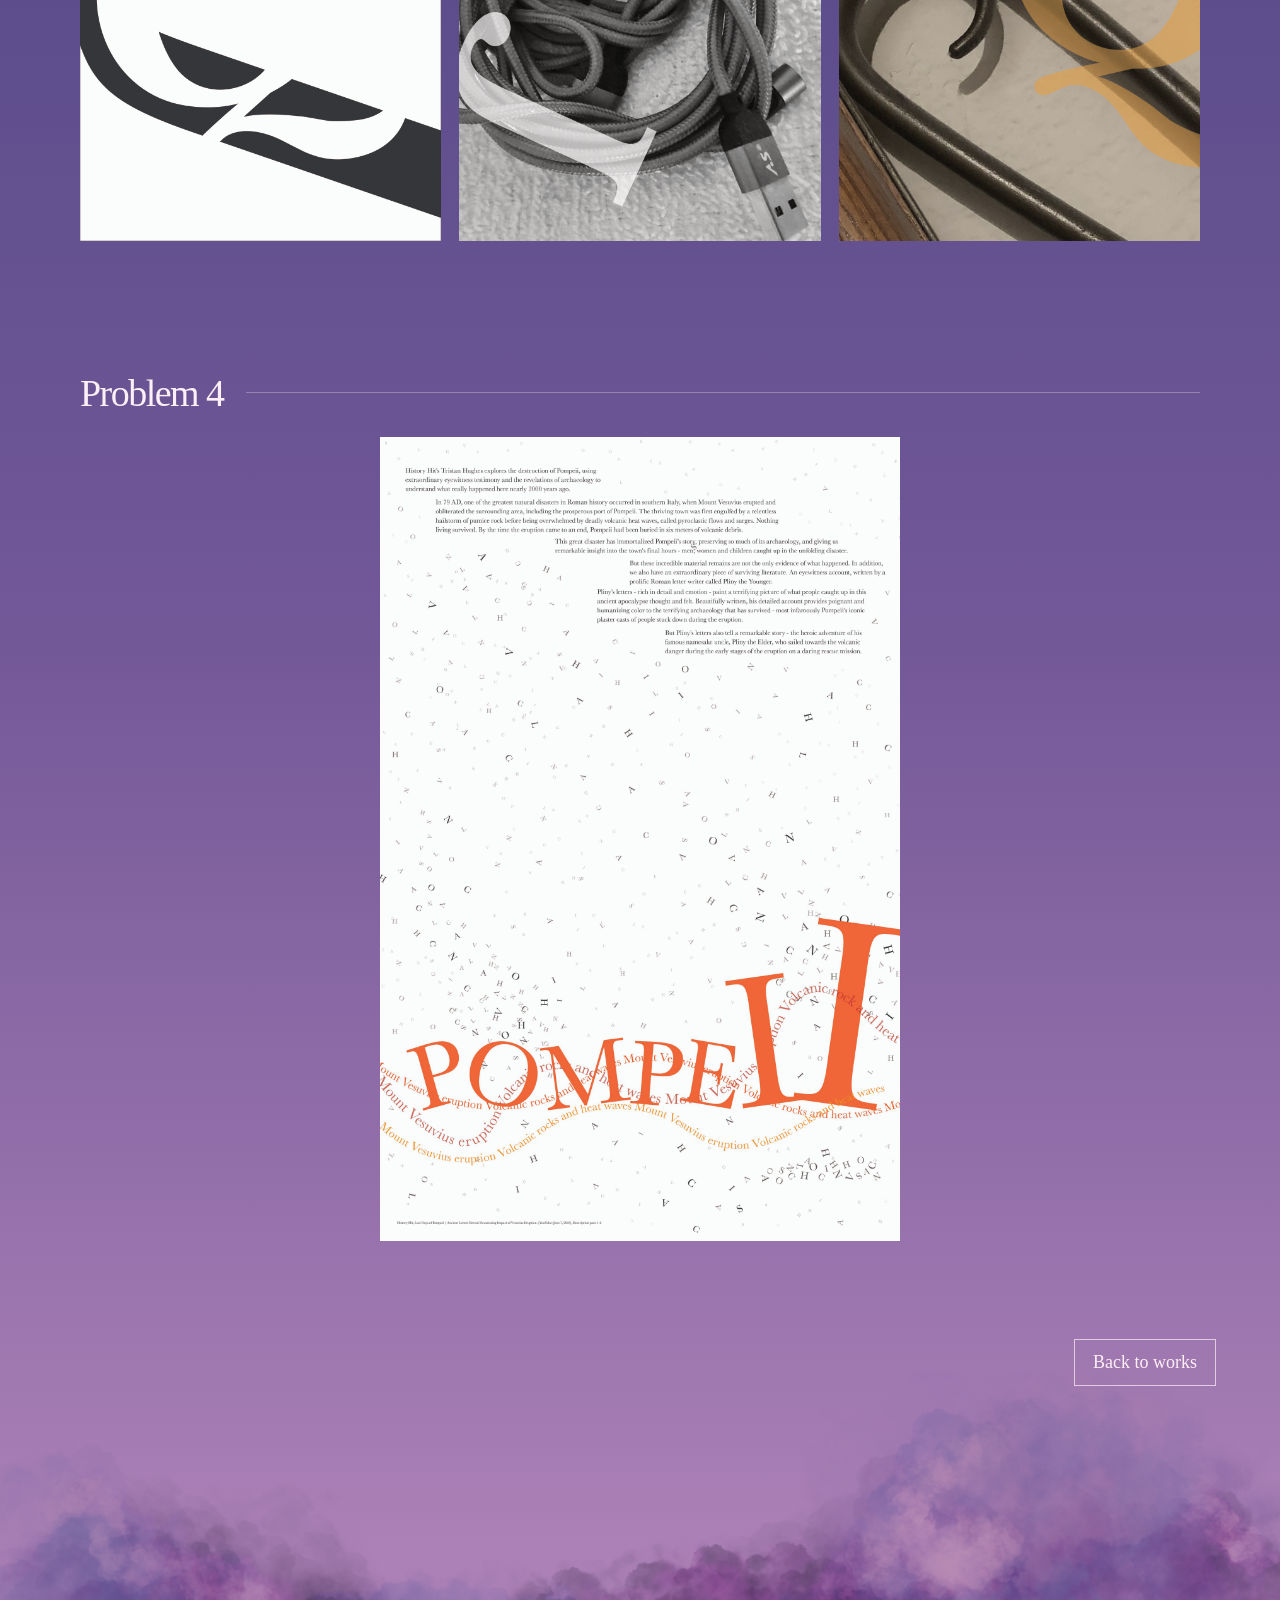
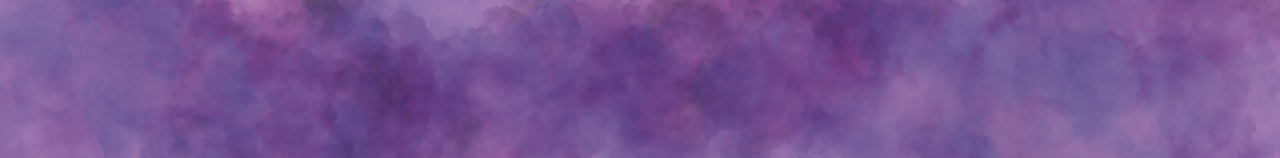
<file: DSGD99.html>
<!DOCTYPE html>
<html lang="en">
<head>
    <meta charset="UTF-8">
    <meta name="viewport" content="width=device-width, initial-scale=1.0">
    <title>DSGD 99 — Jubillee's Portfolio</title>
    <link rel="stylesheet" href="style.css">
</head>

<body class="dsgd100-body compact-project-page">
    <div class="st1" aria-hidden="true">
        <main class="dsgd100-content dsgd99-content">
            <section class="portfolio-section portfolio-opening" aria-labelledby="problem-one-title">
                <div class="section-heading"><h2 id="problem-one-title">Problem 1</h2><span class="section-rule"></span></div>
                <figure class="feature-figure"><img src="DSGD99/DSGD99_Problem1.png" alt="DSGD 99 Problem 1" loading="eager"></figure>
            </section>

            <section class="portfolio-section" aria-labelledby="problem-two-title">
                <div class="section-heading"><h2 id="problem-two-title">Problem 2</h2><span class="section-rule"></span></div>
                <figure class="poster-figure"><img src="DSGD99/DsGD99_Problem2.png" alt="DSGD 99 Problem 2" loading="lazy"></figure>
            </section>

            <section class="portfolio-section" aria-labelledby="problem-three-title">
                <div class="section-heading"><h2 id="problem-three-title">Problem 3</h2><span class="section-rule"></span></div>
                <div class="portfolio-grid portfolio-grid--three">
                    <figure><img src="DSGD99/DSGD99_Problem3.jpg" alt="DSGD 99 Problem 3" loading="lazy"></figure>
                    <figure><img src="DSGD99/DSGD99_Problem3_2.png" alt="DSGD 99 Problem 3 variation 2" loading="lazy"></figure>
                    <figure><img src="DSGD99/DSGD99_Problem3_3.png" alt="DSGD 99 Problem 3 variation 3" loading="lazy"></figure>
                </div>
            </section>

            <section class="portfolio-section portfolio-closing" aria-labelledby="problem-four-title">
                <div class="section-heading"><h2 id="problem-four-title">Problem 4</h2><span class="section-rule"></span></div>
                <figure class="poster-figure"><img src="DSGD99/DSGD99_Problem4.jpg" alt="DSGD 99 Problem 4" loading="lazy"></figure>
            </section>
        </main>
        <a class="back-to-works" href="index.html">Back to works</a>
        <img class="page-clouds" src="Clouds.png" alt="">
    </div>

    <div class="st2" aria-hidden="true">
        <img src="Portfolio_Buttons_Logo.png" alt="Logo Button" class="image2">
        <a href="index.html" aria-label="Works">
            <img src="Portfolio_Buttons_Works.png" alt="Works Button" class="image1">
        </a>
        <a href="about.html" aria-label="About">
            <img src="Portfolio_Buttons_About.png" alt="About Button" class="image">
        </a>
    </div>
    <script src="stars.js"></script>
</body>
</html>
</file>
<file: style.css>
html,
body
{
  width : 100%;
  min-height : 100%;
  margin : 0;
}
.st1
{
  position : absolute;
  left : 0;
  top : 130px;
  width : 100%;
  height : 4500px;
  background : linear-gradient(0deg, rgba(184, 138, 190, 1) 0%, rgba(115, 88, 152, 1) 34.41%, rgba(73, 68, 130, 1) 71.44%, rgba(34, 25, 71, 1) 100%);
}
.st2
{
  position : absolute;
  z-index : 4;
  left : 0;
  top : 0;
  width : 100%;
  height : 130px;
  background : rgba(33, 24, 70, 1);
}

.image1
{
  background-image : url(Portfolio_Buttons_Works.png);
  /*To create image referenced in CSS, use 'Export Selected CSS' command.*/
  background-repeat : no-repeat;
  position : absolute ;
  left : clamp(10px, 5.86vw, 75px);
  top : 50px;
  width : clamp(72px, 10vw, 112px);
  height : auto;
  transition : filter 180ms ease, transform 180ms ease;
}
.image1:hover,
.image1:focus-visible
{
  filter : brightness(1.25) drop-shadow(0 0 8px rgba(221, 137, 254, 0.9));
  transform : scale(1.06);
}
.image
{
  background-image : url(Portfolio_Buttons_About.png);
  /*To create image referenced in CSS, use 'Export Selected CSS' command.*/
  background-repeat : no-repeat;
  position : absolute ;
  left : max(clamp(95px, 19vw, 205px), calc(clamp(10px, 5.86vw, 75px) + clamp(72px, 10vw, 112px) + 16px));
  top : 50px;
  width : clamp(72px, 10vw, 112px);
  height : auto;
  transition : filter 180ms ease, transform 180ms ease;
}
.image:hover,
.image:focus-visible
{
  filter : brightness(1.25) drop-shadow(0 0 8px rgba(221, 137, 254, 0.9));
  transform : scale(1.06);
}
.image2
{
  background-image : url(Portfolio_Buttons_Logo.png);
  /*To create image referenced in CSS, use 'Export Selected CSS' command.*/
  background-repeat : no-repeat;
  position : absolute ;
  right : 45px;
  top : 50px;
  width : min(190px, calc(100% - max(clamp(95px, 19vw, 205px), calc(clamp(10px, 5.86vw, 75px) + clamp(72px, 10vw, 112px) + 16px)) - clamp(72px, 10vw, 112px) - 26px));
  height : auto;
}


@media (max-width: 700px)
{
  .image3,
  .image5,
  .image9,
  .image10,
  .text1,
  .text2,
  .text3,
  .text4
  {
    transform : scale(0.9);
    transform-origin : top left;
  }

  .image3:hover,
  .image3:focus-visible,
  .image5:hover,
  .image5:focus-visible,
  .image9:hover,
  .image9:focus-visible,
  .image10:hover,
  .image10:focus-visible
  {
    transform : scale(0.954);
  }
}

/* Responsive home page layout */
@media (max-width: 700px)
{
  .home-body
  {
    overflow-x : hidden;
  }
  .home-body .st1
  {
    height : 2160px;
  }
  .home-body .st2
  {
    height : 130px;
  }
  .home-body .image1,
  .home-body .image
  {
    top : 28px;
    width : 72px;
  }
  .home-body .image1
  {
    left : 16px;
  }
  .home-body .image
  {
    left : 100px;
  }
  .home-body .image2
  {
    top : 28px;
    right : 16px;
    width : min(110px, calc(100% - 210px));
  }
  .home-body .image3,
  .home-body .image5,
  .home-body .image9,
  .home-body .image10,
  .home-body .image11
  {
    left : 50%;
    width : min(320px, calc(100vw - 40px));
    max-width : calc(100vw - 40px);
    transform : translateX(-50%);
  }
  .home-body .image3
  {
    top : 160px;
  }
  .home-body .image5
  {
    top : 540px;
  }
  .home-body .image9
  {
    top : 920px;
  }
  .home-body .image10
  {
    top : 1300px;
  }
  .home-body .image11
  {
    top : 1680px;
  }
  .home-body .image3:hover,
  .home-body .image3:focus-visible,
  .home-body .image5:hover,
  .home-body .image5:focus-visible,
  .home-body .image9:hover,
  .home-body .image9:focus-visible,
  .home-body .image10:hover,
  .home-body .image10:focus-visible,
  .home-body .image11:hover,
  .home-body .image11:focus-visible
  {
    transform : translateX(-50%) scale(1.04);
  }
  .home-body .text1,
  .home-body .text2,
  .home-body .text3,
  .home-body .text4
  {
    left : 50%;
    transform : translateX(-50%);
    white-space : nowrap;
    text-align : center;
  }
  .home-body .text1
  {
    top : 485px;
  }
  .home-body .text2
  {
    top : 865px;
  }
  .home-body .text3
  {
    top : 1245px;
  }
  .home-body .text4
  {
    top : 1625px;
  }
  .home-body .image6,
  .home-body .image7
  {
    display : none;
  }
}

/* DSGD 100 portfolio page */
.dsgd100-body
{
  min-height : 100vh;
  overflow-x : hidden;
  background : #221947;
}
.portfolio-nav
{
  position : absolute;
  z-index : 4;
  left : 0;
  top : 0;
  width : 100%;
  height : 150px;
  pointer-events : none;
}
.portfolio-nav a,
.portfolio-nav .image2
{
  pointer-events : auto;
}
.portfolio-nav .image8
{
  z-index : -1;
  pointer-events : none;
}
.dsgd100-content
{
  position : relative;
  z-index : 2;
  width : min(1120px, calc(100% - 48px));
  margin : 0 auto;
  padding : 360px 0 70px;
  color : #33234d;
}
.dsgd100-intro
{
  display : grid;
  grid-template-columns : minmax(0, 1fr) minmax(220px, 0.55fr);
  align-items : end;
  gap : 40px;
  padding : 52px 0 78px;
  border-top : 1px solid rgba(253, 239, 245, 0.55);
}
.eyebrow,
.section-number,
.portfolio-footer,
figcaption
{
  font-family : Garamond;
  letter-spacing : 0.11em;
  text-transform : uppercase;
}
.eyebrow
{
  grid-column : 1 / -1;
  margin : 0;
  color : #f8d8e8;
  font-size : 11px;
  font-weight : 700;
}
.dsgd100-intro h1
{
  margin : 0;
  color : #fdeff5;
  font-family : Garamond;
  font-size : clamp(48px, 8vw, 104px);
  font-weight : 400;
  letter-spacing : -0.065em;
  line-height : 0.88;
}
.dsgd100-intro h1 em
{
  color : #d79bd1;
  font-style : italic;
}
.intro-copy
{
  max-width : 280px;
  margin : 0 0 4px auto;
  color : #fdeff5;
  font-family : Garamond;
  font-size : 13px;
  line-height : 1.55;
}
.portfolio-section
{
  padding : 44px 0 86px;
}
.portfolio-opening
{
  padding-top : 0;
}
.portfolio-closing
{
  padding-bottom : 28px;
}
.section-heading
{
  display : flex;
  align-items : center;
  gap : 14px;
  margin-bottom : 22px;
}
.section-number
{
  color : #8965aa;
  font-size : 11px;
  font-weight : 700;
}
.section-heading h2
{
  margin : 0;
  color : #fdeff5;
  font-family : Garamond;
  font-size : clamp(24px, 3vw, 38px);
  font-weight : 400;
  letter-spacing : -0.04em;
}
.section-rule
{
  height : 1px;
  flex : 1;
  margin-left : 8px;
  background : rgba(253, 239, 245, 0.3);
}
figure
{
  margin : 0;
}
figure img
{
  display : block;
  width : 100%;
  height : auto;
  background : #f7e7ef;
}
figure img:hover
{
  filter : brightness(1.04);
}
figcaption
{
  margin-top : 10px;
  color : #d9bed8;
  font-size : 9px;
  line-height : 1.4;
}
.feature-figure img
{
  aspect-ratio : 1704 / 1042;
  object-fit : cover;
}
.poster-figure
{
  width : min(520px, 76%);
  margin : 0 auto;
}
.portfolio-grid
{
  display : grid;
  gap : 18px;
}
.portfolio-grid--three
{
  grid-template-columns : repeat(3, minmax(0, 1fr));
}
.portfolio-grid--four
{
  grid-template-columns : repeat(4, minmax(0, 1fr));
}
.dsgd99-content .feature-figure img
{
  aspect-ratio : 1787 / 590;
  object-fit : contain;
}
.portfolio-grid figure img
{
  aspect-ratio : 1;
  object-fit : cover;
}
.portfolio-footer
{
  display : flex;
  justify-content : space-between;
  gap : 20px;
  padding-top : 28px;
  border-top : 1px solid rgba(253, 239, 245, 0.3);
  color : #d9bed8;
  font-size : 10px;
}
.portfolio-footer a
{
  color : #fdeff5;
  text-decoration : none;
}
.portfolio-footer a:hover,
.portfolio-footer a:focus-visible
{
  color : #d79bd1;
}
@media (max-width: 700px)
{
  .dsgd100-content
  {
    width : min(100% - 28px, 560px);
    padding-top : 290px;
  }
  .dsgd100-intro
  {
    display : block;
    padding : 34px 0 58px;
  }
  .dsgd100-intro h1
  {
    margin-top : 18px;
    font-size : clamp(46px, 15vw, 76px);
  }
  .intro-copy
  {
    max-width : 250px;
    margin : 28px 0 0;
  }
  .portfolio-section
  {
    padding : 32px 0 58px;
  }
  .section-heading h2
  {
    font-size : 25px;
  }
  .poster-figure
  {
    width : 82%;
  }
  .portfolio-grid--three,
  .portfolio-grid--four
  {
    grid-template-columns : repeat(2, minmax(0, 1fr));
    gap : 12px;
  }
  .portfolio-footer
  {
    font-size : 8px;
  }
}

.dsgd99-content
{
  padding-top : 0;
}
.dsgd100-page .dsgd100-content
{
  padding-top : 0;
}
.dsgd104-page .dsgd100-content
{
  padding-top : 0;
}
.about-body
{
  min-height : 100vh;
  overflow-x : hidden;
  background : #221947;
}
@media (max-width: 700px)
{
  .about-body .st1
  {
    height : calc(100vh - 130px);
    min-height : 600px;
  }
  .about-body .st2
  {
    height : 130px;
  }
  .about-body .image1,
  .about-body .image
  {
    top : 28px;
    width : 72px;
  }
  .about-body .image1
  {
    left : 16px;
  }
  .about-body .image
  {
    left : 100px;
  }
  .about-body .image2
  {
    top : 28px;
    right : 16px;
    width : min(110px, calc(100% - 210px));
  }
}
.portfolio-grid--two
{
  grid-template-columns : repeat(2, minmax(0, 1fr));
}
.dsgd104-content .feature-figure img
{
  aspect-ratio : 1532 / 1185;
  object-fit : contain;
}
.dsgd104-content .portfolio-grid--posters img
{
  aspect-ratio : 806 / 1190;
  object-fit : contain;
}
.dsgd104-content .portfolio-grid--installation img
{
  aspect-ratio : 1469 / 1186;
  object-fit : contain;
}
.dsgd104-content .portfolio-grid--brochure img
{
  aspect-ratio : auto;
  height : auto;
  object-fit : contain;
}
@media (max-width: 700px)
{
  .dsgd104-content .portfolio-grid--two
  {
    grid-template-columns : 1fr;
  }
}

/* Sketch-inspired home composition */
.home-body
{
  background : linear-gradient(0deg, rgba(184, 138, 190, 1) 0%, rgba(115, 88, 152, 1) 34.41%, rgba(73, 68, 130, 1) 71.44%, rgba(34, 25, 71, 1) 100%);
  color : #fdeff5;
  overflow-x : hidden;
}
.home-body .st1
{
  position : absolute;
  left : 0;
  top : 0;
  width : 100%;
  height : 2600px;
  background : linear-gradient(0deg, rgba(184, 138, 190, 1) 0%, rgba(115, 88, 152, 1) 34.41%, rgba(73, 68, 130, 1) 71.44%, rgba(34, 25, 71, 1) 100%);
  z-index : 0;
}
.home-board
{
  position : relative;
  z-index : 1;
  width : min(1240px, calc(100% - 80px));
  height : 2350px;
  margin : 0 auto;
  padding-top : 210px;
}
.home-card
{
  position : absolute;
  display : block;
  color : #fdeff5;
  text-decoration : none;
}
.home-card img
{
  display : block;
  width : 100%;
  aspect-ratio : 1;
  border : 1px solid rgba(253, 239, 245, 0.75);
  object-fit : cover;
  transition : transform 180ms ease, filter 180ms ease;
}
.home-card:hover img,
.home-card:focus-visible img
{
  filter : brightness(1.08) drop-shadow(0 0 10px rgba(221, 137, 254, 0.9));
  transform : scale(1.025);
}
.home-meta
{
  display : flex;
  justify-content : space-between;
  gap : 16px;
  margin-top : 10px;
  font-family : Garamond, Georgia, serif;
  font-size : 18px;
  line-height : 1.1;
  color : #fdeff5;
}
.home-card--100
{
  left : 4%;
  top : 250px;
  width : min(560px, 48%);
}
.home-card--99
{
  left : 65%;
  top : 880px;
  width : min(330px, 29%);
}
.home-card--104
{
  left : 6%;
  top : 1300px;
  width : min(330px, 29%);
}
.home-card--adv
{
  left : 56%;
  top : 1640px;
  width : min(350px, 30%);
}
.home-card--111
{
  left : 18%;
  top : 2050px;
  width : min(350px, 30%);
}
.home-butterfly
{
  position : absolute;
  display : block;
  height : auto;
  pointer-events : none;
}
.home-butterfly--1
{
  top : 140px;
  right : 10%;
  width : 420px;
  transform : rotate(8deg);
}
.home-butterfly--2
{
  top : 500px;
  right : 8%;
  width : 300px;
  transform : rotate(-20deg);
}
.home-butterfly--3
{
  top : 1280px;
  right : 40%;
  width : 150px;
  transform : rotate(10deg);
}
.home-butterfly--4
{
  top : 1800px;
  left : 7%;
  width : 200px;
  transform : rotate(12deg);
}
.home-navigation
{
  z-index : 5;
  background : transparent;
  filter : none;
}
.home-navigation .image2
{
  left : auto;
  right : 45px;
  top : 50px;
  width : min(190px, calc(100% - 250px));
}
.home-navigation .image1
{
  left : clamp(16px, 5.86vw, 75px);
  right : auto;
  top : 50px;
  width : clamp(72px, 10vw, 112px);
}
.home-navigation .image
{
  left : max(clamp(95px, 19vw, 205px), calc(clamp(16px, 5.86vw, 75px) + clamp(72px, 10vw, 112px) + 16px));
  right : auto;
  top : 50px;
  width : clamp(72px, 10vw, 112px);
}
@media (max-width: 700px)
{
  .home-body .st1
  {
    height : 2300px;
  }
  .home-board
  {
    width : calc(100% - 32px);
    height : 2150px;
    padding-top : 130px;
  }
  .home-card--100
  {
    left : 4%;
    top : 150px;
    width : 57%;
  }
  .home-card--99
  {
    left : 39%;
    top : 590px;
    width : 55%;
  }
  .home-card--104
  {
    left : 5%;
    top : 1010px;
    width : 55%;
  }
  .home-card--adv
  {
    left : 39%;
    top : 1400px;
    width : 56%;
  }
  .home-card--111
  {
    left : 14%;
    top : 1790px;
    width : 56%;
  }
  .home-meta
  {
    font-size : 18px;
  }
  .home-butterfly--1
  {
    top : 200px;
    right : 2%;
    width : 210px;
  }
  .home-butterfly--2
  {
    top : 570px;
    right : 1%;
    width : 75px;
  }
  .home-butterfly--3
  {
    top : 980px;
    left : 66%;
    width : 68px;
  }
  .home-butterfly--4
  {
    top : 1620px;
    right : 2%;
    width : 70px;
  }
  .home-navigation
  {
    height : 110px;
  }
  .home-navigation .image1,
  .home-navigation .image
  {
    top : 28px;
    width : 72px;
  }
  .home-navigation .image1
  {
    left : 16px;
    right : auto;
  }
  .home-navigation .image
  {
    left : 100px;
    right : auto;
  }
  .home-navigation .image2
  {
    top : 28px;
    left : auto;
    right : 16px;
    width : min(110px, calc(100% - 210px));
  }
}

.back-to-works
{
  position : relative;
  right : auto;
  bottom : auto;
  z-index : 3;
  display : block;
  width : max-content;
  margin : 0 clamp(20px, 5vw, 75px) 40px auto;
  padding : 12px 18px;
  border : 1px solid rgba(253, 239, 245, 0.7);
  color : #fdeff5;
  font-family : Garamond, Georgia, serif;
  font-size : 18px;
  text-decoration : none;
  transition : background 180ms ease, color 180ms ease;
}
.back-to-works:hover,
.back-to-works:focus-visible
{
  background : #fdeff5;
  color : #33234d;
}
@media (max-width: 700px)
{
  .back-to-works
  {
    margin-right : 16px;
    margin-bottom : 24px;
    font-size : 16px;
  }
}
.page-clouds
{
  position : absolute;
  z-index : 0;
  left : 0;
  bottom : 0;
  display : block;
  width : 100%;
  height : auto;
  pointer-events : none;
}
.compact-project-page .st1
{
  height : auto;
  min-height : 0;
  padding-bottom : clamp(220px, 26vw, 420px);
}
html,
body
{
  max-width : 100%;
  overflow-x : hidden;
}
img
{
  max-width : 100%;
}
@media (max-width: 900px)
{
  .dsgd100-content
  {
    width : calc(100% - 40px);
  }
  .portfolio-grid--three,
  .portfolio-grid--four
  {
    grid-template-columns : repeat(2, minmax(0, 1fr));
  }
  .poster-figure
  {
    width : min(520px, 90%);
  }
  .section-heading
  {
    gap : 10px;
  }
}
@media (max-width: 520px)
{
  .dsgd100-content
  {
    width : calc(100% - 28px);
  }
  .portfolio-grid--three,
  .portfolio-grid--four,
  .portfolio-grid--two
  {
    grid-template-columns : 1fr;
  }
  .poster-figure
  {
    width : 100%;
  }
  .section-heading h2
  {
    font-size : 22px;
  }
  .section-rule
  {
    margin-left : 4px;
  }
}

.about-content
{
  position : relative;
  z-index : 2;
  width : min(820px, calc(100% - 48px));
  margin : 0 auto;
  padding : 145px 0 80px;
  color : #fdeff5;
  font-family : Garamond, Georgia, serif;
}
.about-content h3
{
  margin : 0 0 28px;
  color : #d79bd1;
  font-family : Garamond, Georgia, serif;
  font-size : clamp(32px, 5vw, 56px);
  font-weight : 400;
  letter-spacing : -0.04em;
}
.about-content p
{
  max-width : 720px;
  margin : 0 0 24px;
  font-size : clamp(20px, 2.4vw, 28px);
  line-height : 1.35;
}
@media (max-width: 700px)
{
  .about-content
  {
    width : calc(100% - 32px);
    padding-top : 115px;
  }
  .about-content p
  {
    font-size : 21px;
  }
}

/* Home project grid beneath the featured Celebration work */
.home-grid
{
  position : absolute;
  left : 6%;
  top : 930px;
  width : 88%;
  display : grid;
  grid-template-columns : repeat(2, minmax(0, 1fr));
  gap : 80px 110px;
}
.home-grid .home-card
{
  position : relative;
  left : auto;
  top : auto;
  width : min(350px, 100%);
  justify-self : center;
}
@media (max-width: 700px)
{
  .home-grid
  {
    left : 4%;
    top : 540px;
    width : 92%;
    grid-template-columns : 1fr;
    gap : 58px;
  }
  .home-grid .home-card
  {
    width : min(310px, 82%);
  }
}

/* Logo-triggered falling stars */
.falling-stars
{
  position : fixed;
  z-index : 20;
  inset : 0;
  overflow : hidden;
  pointer-events : none;
}
.falling-star
{
  position : absolute;
  top : -30px;
  display : block;
  color : #ffd36a;
  font-family : Georgia, serif;
  font-size : var(--star-size);
  line-height : 1;
  opacity : 0;
  text-shadow : 0 0 5px rgba(255, 213, 107, 0.95), 0 0 12px rgba(255, 158, 55, 0.75);
  animation : falling-star var(--star-duration) linear var(--star-delay) infinite;
}
@keyframes falling-star
{
  0%
  {
    opacity : 0;
    transform : translate3d(0, -30px, 0) rotate(0deg) scale(0.65);
  }
  12%
  {
    opacity : var(--star-opacity);
  }
  82%
  {
    opacity : var(--star-opacity);
  }
  100%
  {
    opacity : 0;
    transform : translate3d(var(--star-drift), 110vh, 0) rotate(360deg) scale(1.1);
  }
}
@media (prefers-reduced-motion: reduce)
{
  .falling-star
  {
    animation-duration : 0.01ms;
    animation-iteration-count : 1;
  }
}
</file>
